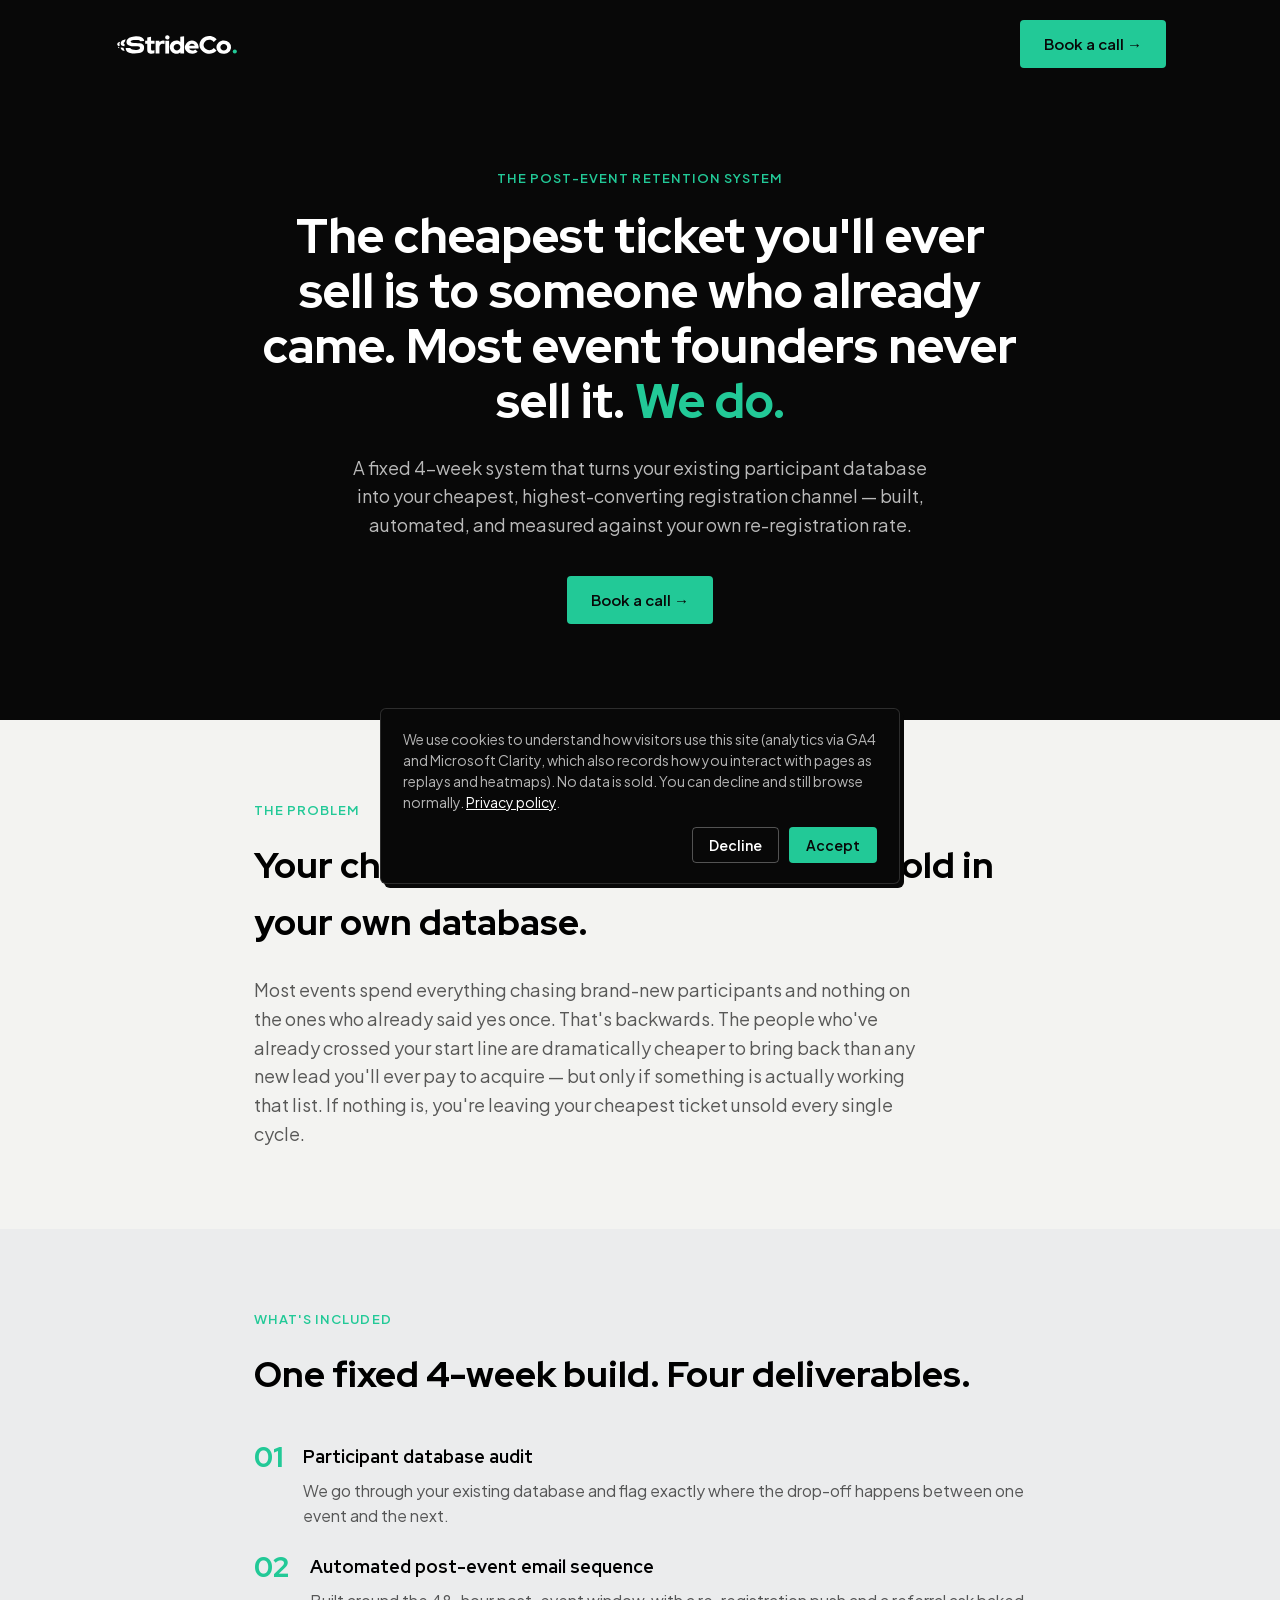
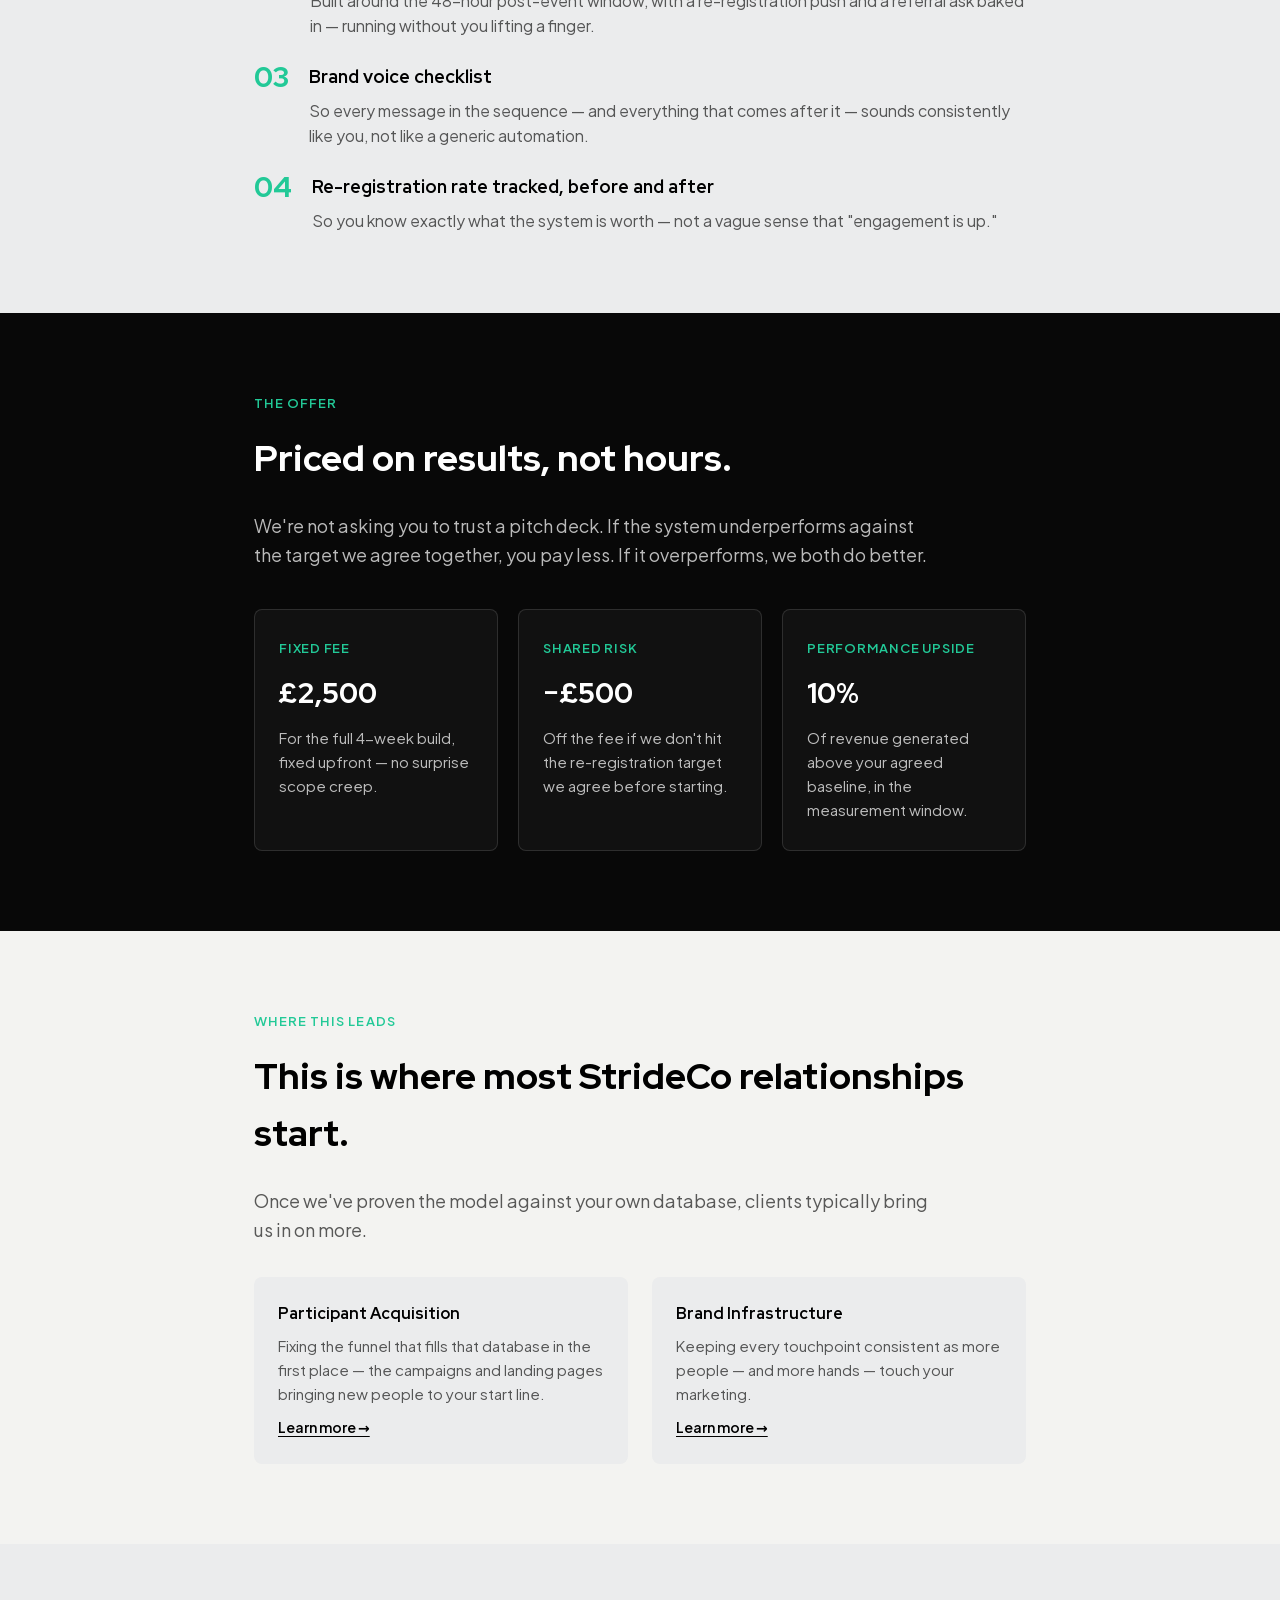
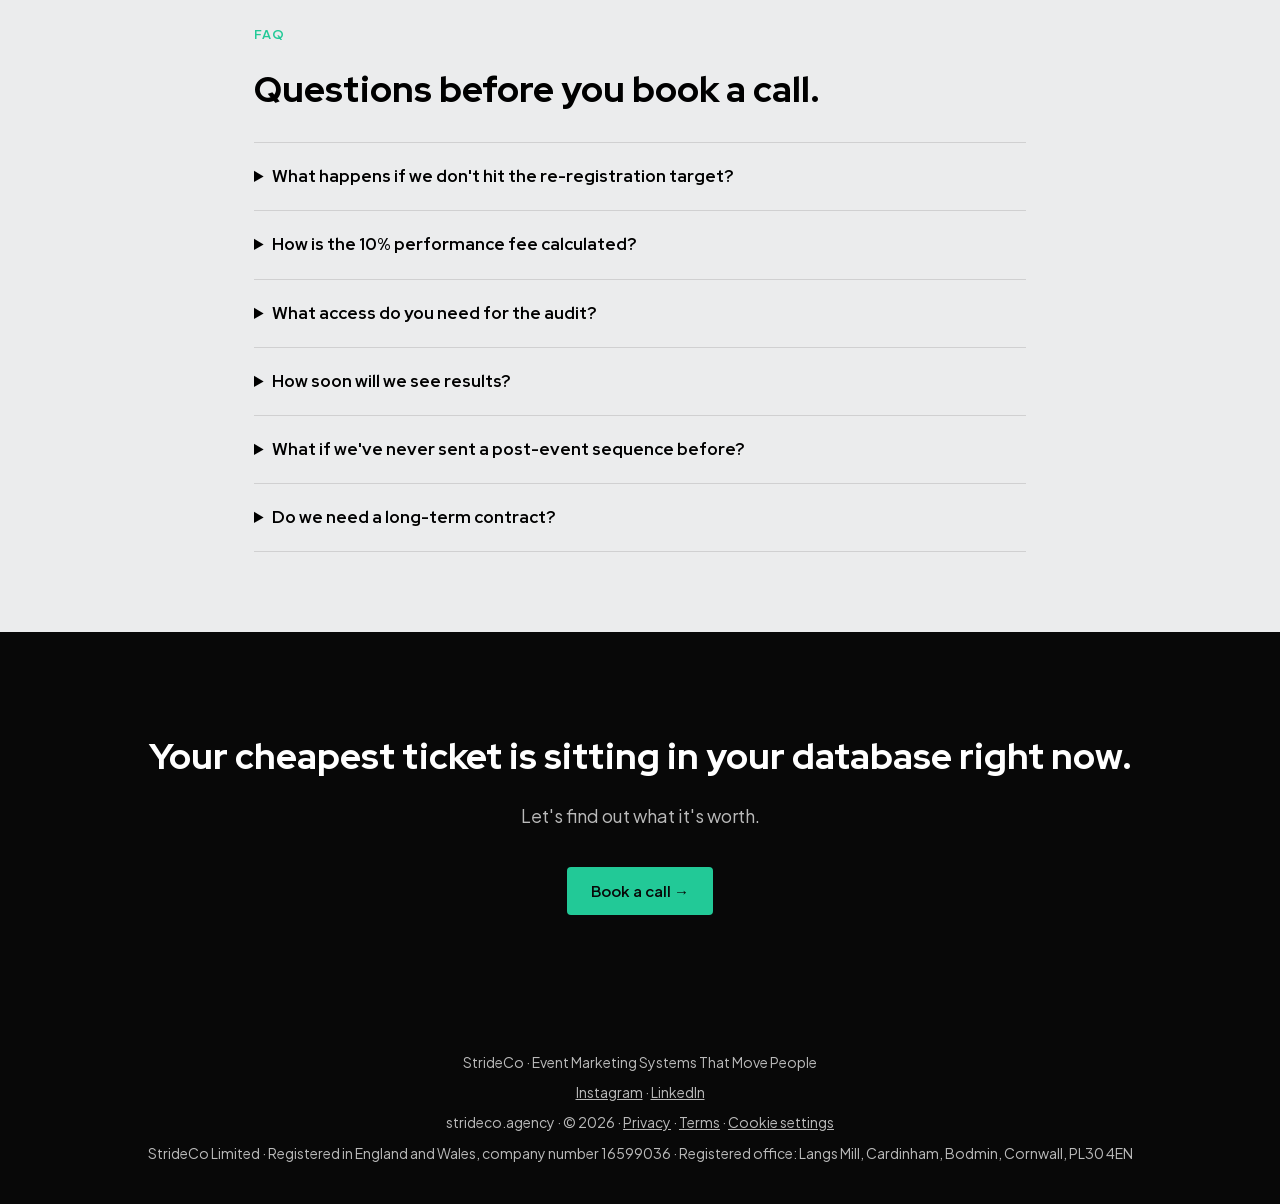
<file: post-event-retention-system/index.html>
<!DOCTYPE html>
<html lang="en">
<head>
<meta charset="UTF-8">
<meta name="viewport" content="width=device-width, initial-scale=1">

<!--
  PAGE-SPECIFIC META — separate from the homepage's, since this page gets
  linked directly from Instagram, LinkedIn and ads and needs its own link
  preview. The OG/Twitter image below is the shared 1200x630 StrideCo brand
  card (assets/images/strideco-og-1200x630.png), same as the homepage.
-->
<title>The Post-Event Retention System | StrideCo</title>
<meta name="description" content="A fixed 4-week system that turns your existing participant database into your cheapest, highest-converting registration channel. Fixed price. Shared risk.">
<link rel="canonical" href="https://strideco.agency/post-event-retention-system/">

<meta property="og:type" content="website">
<meta property="og:site_name" content="StrideCo">
<meta property="og:title" content="The Post-Event Retention System | StrideCo">
<meta property="og:description" content="A fixed 4-week system that turns your existing participant database into your cheapest, highest-converting registration channel. Fixed price. Shared risk.">
<meta property="og:url" content="https://strideco.agency/post-event-retention-system/">
<meta property="og:image" content="https://strideco.agency/assets/images/strideco-og-1200x630.png">
<meta property="og:image:width" content="1200">
<meta property="og:image:height" content="630">
<meta property="og:image:alt" content="StrideCo: Marketing systems that move people.">

<meta name="twitter:card" content="summary_large_image">
<meta name="twitter:title" content="The Post-Event Retention System | StrideCo">
<meta name="twitter:description" content="A fixed 4-week system that turns your existing participant database into your cheapest, highest-converting registration channel. Fixed price. Shared risk.">
<meta name="twitter:image" content="https://strideco.agency/assets/images/strideco-og-1200x630.png">
<meta name="twitter:image:alt" content="StrideCo: Marketing systems that move people.">

<link rel="icon" type="image/svg+xml" href="/assets/favicon.svg">
<link rel="apple-touch-icon" href="/assets/apple-touch-icon.png">

<script type="application/ld+json">
{
  "@context": "https://schema.org",
  "@type": "Service",
  "name": "The Post-Event Retention System",
  "url": "https://strideco.agency/post-event-retention-system/",
  "description": "A fixed 4-week system that turns your existing participant database into your cheapest, highest-converting registration channel.",
  "provider": {
    "@type": "ProfessionalService",
    "name": "StrideCo",
    "url": "https://strideco.agency/"
  },
  "areaServed": "GB",
  "offers": {
    "@type": "Offer",
    "price": "2500",
    "priceCurrency": "GBP",
    "description": "Fixed fee for the full 4-week build, reduced by £500 if the agreed re-registration target isn't hit, plus 10% of revenue generated above the agreed baseline in the measurement window."
  }
}
</script>
<script type="application/ld+json">
{
  "@context": "https://schema.org",
  "@type": "FAQPage",
  "mainEntity": [
    {
      "@type": "Question",
      "name": "What happens if we don't hit the re-registration target?",
      "acceptedAnswer": {
        "@type": "Answer",
        "text": "You pay £500 less than the fixed fee. We agree the target together before we start, based on your historical re-registration rate, so it's realistic rather than a moving goalpost."
      }
    },
    {
      "@type": "Question",
      "name": "How is the 10% performance fee calculated?",
      "acceptedAnswer": {
        "@type": "Answer",
        "text": "Against revenue generated above the agreed baseline in the measurement window — not your total event revenue. We agree the baseline and window upfront, before any work starts."
      }
    },
    {
      "@type": "Question",
      "name": "What access do you need for the audit?",
      "acceptedAnswer": {
        "@type": "Answer",
        "text": "Read access to your participant database or CRM, plus any post-event comms you're already sending. If you've already got an ESP or CRM in place, we work inside it — no forced migrations. If you don't have one yet, that's a quick separate conversation on the call rather than something baked into the fixed fee."
      }
    },
    {
      "@type": "Question",
      "name": "How soon will we see results?",
      "acceptedAnswer": {
        "@type": "Answer",
        "text": "The sequence goes live within the 4-week build window. The re-registration lift itself shows up at your next registration window, measured clearly against your baseline."
      }
    },
    {
      "@type": "Question",
      "name": "What if we've never sent a post-event sequence before?",
      "acceptedAnswer": {
        "@type": "Answer",
        "text": "That's the most common starting point, not a blocker — the database audit is built to work from zero."
      }
    },
    {
      "@type": "Question",
      "name": "Do we need a long-term contract?",
      "acceptedAnswer": {
        "@type": "Answer",
        "text": "No. This is a fixed 4-week engagement. What happens after is up to you — some clients stop here, most bring us in on more."
      }
    }
  ]
}
</script>

<link rel="stylesheet" href="/assets/css/fonts.css">
<link rel="preload" href="/assets/fonts/PlusJakartaSans-latin.woff2" as="font" type="font/woff2" crossorigin>
<link rel="preload" href="/assets/fonts/RedHatDisplay-latin.woff2" as="font" type="font/woff2" crossorigin>

<style>
  :root{
    --bg-dark:#080808;
    --bg-light-1:#ebeced;
    --bg-light-2:#f3f3f1;
    --accent:#22c997;
    --white:#ffffff;
    --ink-muted:rgba(8,8,8,.66);
    --white-muted:rgba(255,255,255,.72);
  }
  *{box-sizing:border-box;margin:0;padding:0;}
  body{
    font-family:'Plus Jakarta Sans', system-ui, -apple-system, 'Segoe UI', sans-serif;
    color:#000;
    background:var(--bg-light-2);
    line-height:1.6;
  }
  h1,h2,h3{font-family:'Red Hat Display', system-ui, sans-serif;}
  .wrap{max-width:820px;margin:0 auto;padding:0 24px;}
  a{color:inherit;}

  /* Header — logo only + CTA, no full nav. Cold ad traffic shouldn't get
     a menu of exits; anyone who clicked through from the homepage still
     has the logo to get back. */
  header{
    background:var(--bg-dark);
    padding:20px 24px;
  }
  header .wrap{
    display:flex;
    align-items:center;
    justify-content:space-between;
    max-width:1100px;
  }
  .logo{
    color:var(--white);
    font-family:'Red Hat Display', sans-serif;
    font-weight:800;
    font-size:20px;
    text-decoration:none;
  }
  .btn{
    display:inline-block;
    background:var(--accent);
    color:#080808;
    font-weight:600;
    text-decoration:none;
    padding:12px 24px;
    border-radius:4px;
    font-size:15px;
    border:none;
    cursor:pointer;
    font-family:'Plus Jakarta Sans', sans-serif;
  }
  .btn:hover{opacity:.9;}

  /* Hero */
  .hero{
    background:var(--bg-dark);
    color:var(--white);
    padding:80px 24px 96px;
    text-align:center;
  }
  .eyebrow{
    color:var(--accent);
    font-weight:600;
    letter-spacing:.08em;
    text-transform:uppercase;
    font-size:13px;
    margin-bottom:20px;
  }
  .hero h1{
    font-weight:800;
    font-size:clamp(30px,5vw,48px);
    line-height:1.15;
    max-width:760px;
    margin:0 auto 24px;
  }
  .hero p{
    color:var(--white-muted);
    font-size:18px;
    max-width:600px;
    margin:0 auto 36px;
  }

  section{padding:80px 24px;}
  .section-light-1{background:var(--bg-light-1);}
  .section-light-2{background:var(--bg-light-2);}
  .section-dark{background:var(--bg-dark);color:var(--white);}

  .kicker{
    color:var(--accent);
    font-weight:600;
    letter-spacing:.08em;
    text-transform:uppercase;
    font-size:13px;
    margin-bottom:16px;
  }
  h2{
    font-weight:800;
    font-size:clamp(26px,4vw,36px);
    margin-bottom:24px;
  }
  .lede{
    font-size:18px;
    color:var(--ink-muted);
    max-width:680px;
  }
  .section-dark .lede{color:var(--white-muted);}

  /* Scope list */
  .scope-list{
    display:grid;
    gap:24px;
    margin-top:40px;
  }
  .scope-item{
    display:grid;
    grid-template-columns:auto 1fr;
    gap:20px;
    align-items:start;
  }
  .scope-num{
    font-family:'Red Hat Display', sans-serif;
    font-weight:800;
    font-size:28px;
    color:var(--accent);
    line-height:1;
  }
  .scope-item h3{
    font-size:18px;
    font-weight:700;
    margin-bottom:6px;
  }
  .scope-item p{
    color:var(--ink-muted);
    font-size:16px;
  }

  /* Pricing */
  .pricing-grid{
    display:grid;
    grid-template-columns:repeat(3, 1fr);
    gap:20px;
    margin-top:40px;
  }
  @media (max-width:700px){ .pricing-grid{grid-template-columns:1fr;} }
  .price-card{
    background:rgba(255,255,255,.04);
    border:1px solid rgba(255,255,255,.12);
    border-radius:8px;
    padding:28px 24px;
  }
  .price-card .label{
    color:var(--accent);
    font-weight:600;
    font-size:13px;
    text-transform:uppercase;
    letter-spacing:.06em;
    margin-bottom:12px;
  }
  .price-card .value{
    font-family:'Red Hat Display', sans-serif;
    font-weight:800;
    font-size:28px;
    margin-bottom:10px;
  }
  .price-card p{
    color:var(--white-muted);
    font-size:15px;
  }

  /* Where this leads */
  .leads-to{
    display:grid;
    grid-template-columns:1fr 1fr;
    gap:24px;
    margin-top:32px;
  }
  @media (max-width:700px){ .leads-to{grid-template-columns:1fr;} }
  .leads-card{
    background:var(--bg-light-1);
    border-radius:8px;
    padding:24px;
    transition:background-color .15s ease-out;
  }
  .leads-card:hover{
    background:var(--accent);
  }
  .leads-card h3{
    font-size:16px;
    font-weight:700;
    margin-bottom:8px;
  }
  .leads-card p{
    font-size:15px;
    color:var(--ink-muted);
  }
  .leads-card a{
    display:inline-block;
    margin-top:10px;
    font-weight:600;
    font-size:14px;
    color:#000;
    text-decoration:underline;
    text-underline-offset:3px;
  }

  /* FAQ */
  details{
    border-top:1px solid rgba(8,8,8,.12);
    padding:20px 0;
  }
  summary{
    cursor:pointer;
    font-family:'Red Hat Display', sans-serif;
    font-weight:700;
    font-size:17px;
  }
  details p{
    color:var(--ink-muted);
    font-size:16px;
    margin-top:12px;
  }
  .faq-list details:last-child{border-bottom:1px solid rgba(8,8,8,.12);}

  /* Final CTA */
  .final-cta{
    text-align:center;
    padding:96px 24px;
  }
  .final-cta h2{margin-bottom:16px;}
  .final-cta p{
    color:var(--white-muted);
    font-size:18px;
    margin-bottom:36px;
  }

  footer{
    background:var(--bg-dark);
    color:var(--white-muted);
    text-align:center;
    padding:40px 24px;
    font-size:14px;
  }
  footer a{
    color:var(--white-muted);
    text-decoration:underline;
  }

  /* Booking dialog — same MailerLite form (data-form="A0w2VT") the
     homepage uses, restyled with this page's own tokens rather than the
     homepage's design-system variables, which aren't defined here. */
  .booking-overlay{
    position:fixed; inset:0; z-index:100;
    background:rgba(8,8,8,.85);
    display:grid; place-items:center;
    padding:24px;
  }
  .booking-overlay[hidden]{display:none;}
  .booking-card{
    width:min(460px,100%);
    background:#fff;
    color:#000;
    border:1.5px solid var(--bg-dark);
    border-radius:6px;
    box-shadow:4px 4px 0 var(--bg-dark);
    overflow:hidden;
  }
  .booking-card-head{
    display:flex; justify-content:space-between; align-items:flex-start;
    padding:22px 24px 0;
  }
  .booking-eyebrow{
    font-size:11px; text-transform:uppercase; letter-spacing:.16em;
    color:rgba(8,8,8,.5); margin-bottom:8px;
  }
  .booking-title{
    font-family:'Red Hat Display', sans-serif;
    font-weight:800; font-size:24px; letter-spacing:-0.02em;
  }
  .booking-close{
    border:none; background:transparent; cursor:pointer;
    color:rgba(8,8,8,.5); padding:4px; font-size:18px;
  }
  #booking-form{padding:8px 24px 24px;}
  #booking-form .ml-form-embedContent{display:none !important;}
  #booking-form .ml-form-embedBody{padding:0 !important;}
  #booking-form .ml-form-embedWrapper{background:transparent !important;}
  #booking-form .ml-form-fieldRow{margin:0 0 14px !important;}
  #booking-form .form-control{
    width:100% !important; box-sizing:border-box !important;
    font-family:'Plus Jakarta Sans', sans-serif !important; font-size:15px !important;
    padding:12px 14px !important; border:1px solid #d5d8de !important;
    border-radius:4px !important; color:#000 !important; background:#fff !important;
    box-shadow:none !important; height:auto !important;
  }
  #booking-form .form-control:focus{outline:none !important; border-color:var(--accent) !important;}
  #booking-form textarea.form-control{min-height:76px !important; resize:vertical !important;}
  #booking-form button.primary{transition:background .15s ease-out !important;}
  #booking-form button.primary:hover{background:#1eb989 !important;}
  #booking-form .ml-form-successBody{
    padding:0 !important; text-align:left !important;
    font-family:'Plus Jakarta Sans', sans-serif !important; color:#000 !important;
    background:transparent !important; border:none !important;
  }
  #booking-form .ml-form-successBody h4{
    font-family:'Red Hat Display', sans-serif !important; font-weight:800 !important;
    font-size:20px !important; color:#000 !important; margin:0 0 6px !important;
  }
  #booking-form .ml-form-successBody p{
    font-family:'Plus Jakarta Sans', sans-serif !important; font-size:14px !important;
    color:rgba(8,8,8,.66) !important; margin:0 !important;
  }

  /* Cookie banner — same copy/logic as the homepage, same "cookie_consent"
     localStorage key, so consent carries across pages on this domain.
     Needed here specifically because paid traffic lands directly on this
     page without ever visiting the homepage first. */
  .cookie-banner{
    position:fixed; left:16px; right:16px; bottom:16px; z-index:200;
    max-width:520px; margin:0 auto;
    background:var(--bg-dark); color:#fff;
    border:1px solid rgba(255,255,255,.15);
    border-radius:6px; box-shadow:4px 4px 0 var(--bg-dark);
    padding:20px 22px;
  }
  .cookie-banner[hidden]{display:none;}
  .cookie-banner a{color:#fff; text-decoration:underline;}
  .cookie-banner p{
    font-size:14px; line-height:1.5; color:rgba(255,255,255,.7);
    margin-bottom:14px;
  }
  .cookie-banner-actions{display:flex; gap:10px; justify-content:flex-end;}
  .cookie-btn{
    font-family:'Plus Jakarta Sans', sans-serif; font-weight:600; font-size:14px;
    padding:8px 16px; border-radius:4px; cursor:pointer; border:1px solid transparent;
  }
  .cookie-btn-decline{background:transparent; color:#fff; border-color:rgba(255,255,255,.3);}
  .cookie-btn-accept{background:var(--accent); color:#080808;}
</style>
</head>

<!--
  BODY CONTENT NOTE FOR INTEGRATION:
  Everything below is written as a standalone page since I don't have your
  actual site.css / component structure in hand. Adapt the markup to your
  real header/footer components rather than dropping this in verbatim if
  your site uses shared partials for those.
-->
<body>

<header>
  <div class="wrap">
    <a class="logo" href="/"><img src="/assets/img/logo.svg" alt="StrideCo" style="height:25px; width:auto; display:block;"></a>
    <a class="btn" href="#book-a-call" data-open-book-a-call>Book a call →</a>
  </div>
</header>

<section class="hero">
  <div class="eyebrow">The Post-Event Retention System</div>
  <h1>The cheapest ticket you'll ever sell is to someone who already came. Most event founders never sell it. <span style="color:var(--accent);">We do.</span></h1>
  <p>A fixed 4-week system that turns your existing participant database into your cheapest, highest-converting registration channel — built, automated, and measured against your own re-registration rate.</p>
  <a class="btn" href="#book-a-call" data-open-book-a-call>Book a call →</a>
</section>

<section class="section-light-2">
  <div class="wrap">
    <div class="kicker">The problem</div>
    <h2>Your cheapest inventory is sitting unsold in your own database.</h2>
    <p class="lede">Most events spend everything chasing brand-new participants and nothing on the ones who already said yes once. That's backwards. The people who've already crossed your start line are dramatically cheaper to bring back than any new lead you'll ever pay to acquire — but only if something is actually working that list. If nothing is, you're leaving your cheapest ticket unsold every single cycle.</p>
  </div>
</section>

<section class="section-light-1">
  <div class="wrap">
    <div class="kicker">What's included</div>
    <h2>One fixed 4-week build. Four deliverables.</h2>
    <div class="scope-list">
      <div class="scope-item">
        <div class="scope-num">01</div>
        <div>
          <h3>Participant database audit</h3>
          <p>We go through your existing database and flag exactly where the drop-off happens between one event and the next.</p>
        </div>
      </div>
      <div class="scope-item">
        <div class="scope-num">02</div>
        <div>
          <h3>Automated post-event email sequence</h3>
          <p>Built around the 48-hour post-event window, with a re-registration push and a referral ask baked in — running without you lifting a finger.</p>
        </div>
      </div>
      <div class="scope-item">
        <div class="scope-num">03</div>
        <div>
          <h3>Brand voice checklist</h3>
          <p>So every message in the sequence — and everything that comes after it — sounds consistently like you, not like a generic automation.</p>
        </div>
      </div>
      <div class="scope-item">
        <div class="scope-num">04</div>
        <div>
          <h3>Re-registration rate tracked, before and after</h3>
          <p>So you know exactly what the system is worth — not a vague sense that "engagement is up."</p>
        </div>
      </div>
    </div>
  </div>
</section>

<section class="section-dark">
  <div class="wrap">
    <div class="kicker">The offer</div>
    <h2>Priced on results, not hours.</h2>
    <p class="lede">We're not asking you to trust a pitch deck. If the system underperforms against the target we agree together, you pay less. If it overperforms, we both do better.</p>
    <div class="pricing-grid">
      <div class="price-card">
        <div class="label">Fixed fee</div>
        <div class="value">£2,500</div>
        <p>For the full 4-week build, fixed upfront — no surprise scope creep.</p>
      </div>
      <div class="price-card">
        <div class="label">Shared risk</div>
        <div class="value">−£500</div>
        <p>Off the fee if we don't hit the re-registration target we agree before starting.</p>
      </div>
      <div class="price-card">
        <div class="label">Performance upside</div>
        <div class="value">10%</div>
        <p>Of revenue generated above your agreed baseline, in the measurement window.</p>
      </div>
    </div>
  </div>
</section>

<section class="section-light-2">
  <div class="wrap">
    <div class="kicker">Where this leads</div>
    <h2>This is where most StrideCo relationships start.</h2>
    <p class="lede">Once we've proven the model against your own database, clients typically bring us in on more.</p>
    <div class="leads-to">
      <div class="leads-card">
        <h3>Participant Acquisition</h3>
        <p>Fixing the funnel that fills that database in the first place — the campaigns and landing pages bringing new people to your start line.</p>
        <a href="/#what-we-build">Learn more →</a>
      </div>
      <div class="leads-card">
        <h3>Brand Infrastructure</h3>
        <p>Keeping every touchpoint consistent as more people — and more hands — touch your marketing.</p>
        <a href="/#what-we-build">Learn more →</a>
      </div>
    </div>
  </div>
</section>

<!--
  TESTIMONIALS: intentionally left out of this draft. The two testimonials
  on the homepage are still placeholder text as of this draft (IPLA,
  Flatout Fitness Race) — don't ship a proof section with fake or
  placeholder quotes on a page you're about to pay to drive traffic to.
  Add a proof section here once real testimonials exist, ideally one
  specifically about a retention/re-registration result rather than
  generic praise.
-->

<section class="section-light-1">
  <div class="wrap">
    <div class="kicker">FAQ</div>
    <h2>Questions before you book a call.</h2>
    <div class="faq-list">
      <details>
        <summary>What happens if we don't hit the re-registration target?</summary>
        <p>You pay £500 less than the fixed fee. We agree the target together before we start, based on your historical re-registration rate, so it's realistic rather than a moving goalpost.</p>
      </details>
      <details>
        <summary>How is the 10% performance fee calculated?</summary>
        <p>Against revenue generated above the agreed baseline in the measurement window — not your total event revenue. We agree the baseline and window upfront, before any work starts.</p>
      </details>
      <details>
        <summary>What access do you need for the audit?</summary>
        <p>Read access to your participant database or CRM, plus any post-event comms you're already sending. If you've already got an ESP or CRM in place, we work inside it — no forced migrations. If you don't have one yet, that's a quick separate conversation on the call rather than something baked into the fixed fee.</p>
      </details>
      <details>
        <summary>How soon will we see results?</summary>
        <p>The sequence goes live within the 4-week build window. The re-registration lift itself shows up at your next registration window, measured clearly against your baseline.</p>
      </details>
      <details>
        <summary>What if we've never sent a post-event sequence before?</summary>
        <p>That's the most common starting point, not a blocker — the database audit is built to work from zero.</p>
      </details>
      <details>
        <summary>Do we need a long-term contract?</summary>
        <p>No. This is a fixed 4-week engagement. What happens after is up to you — some clients stop here, most bring us in on more.</p>
      </details>
    </div>
  </div>
</section>

<section class="section-dark final-cta" id="book-a-call">
  <h2>Your cheapest ticket is sitting in your database right now.</h2>
  <p>Let's find out what it's worth.</p>
  <a class="btn" href="#book-a-call" data-open-book-a-call>Book a call →</a>
</section>

<footer>
  <div>StrideCo · Event Marketing Systems That Move People</div>
  <div style="margin-top:8px;"><a href="https://www.instagram.com/strideco.agency/" target="_blank" rel="noopener noreferrer" aria-label="StrideCo on Instagram (opens in a new tab)">Instagram</a> · <a href="https://www.linkedin.com/company/strideco-agency/" target="_blank" rel="noopener noreferrer" aria-label="StrideCo on LinkedIn (opens in a new tab)">LinkedIn</a></div>
  <div style="margin-top:8px;">strideco.agency · © 2026 · <a href="/privacy-policy.html">Privacy</a> · <a href="/terms.html">Terms</a> · <a href="#" data-cookie-settings>Cookie settings</a></div>
  <div style="margin-top:8px;">StrideCo Limited · Registered in England and Wales, company number 16599036 · Registered office: Langs Mill, Cardinham, Bodmin, Cornwall, PL30 4EN</div>
</footer>

<div class="cookie-banner" id="cookie-banner" hidden>
  <p>We use cookies to understand how visitors use this site (analytics via GA4 and Microsoft Clarity, which also records how you interact with pages as replays and heatmaps). No data is sold. You can decline and still browse normally. <a href="/privacy-policy.html">Privacy policy</a>.</p>
  <div class="cookie-banner-actions">
    <button type="button" class="cookie-btn cookie-btn-decline" id="cookie-decline">Decline</button>
    <button type="button" class="cookie-btn cookie-btn-accept" id="cookie-accept">Accept</button>
  </div>
</div>

<div id="booking-dialog" class="booking-overlay" data-hide-interest-field="true" hidden>
  <div class="booking-card">
    <div class="booking-card-head">
      <div>
        <div class="booking-eyebrow">Book a call</div>
        <div class="booking-title">Let's talk about your event.</div>
      </div>
      <button type="button" class="booking-close" aria-label="Close" data-close-book-a-call>✕</button>
    </div>
    <div id="booking-form">
      <div class="ml-embedded" data-form="A0w2VT"></div>
    </div>
  </div>
</div>

<script src="/assets/js/lenis.min.js?v=1"></script>
<script src="/assets/js/site.js?v=9" defer></script>

<script>(function(w,d,e,u,f,l,n){w[f]=w[f]||function(){(w[f].q=w[f].q||[]).push(arguments);},l=d.createElement(e),l.async=1,l.src=u,n=d.getElementsByTagName(e)[0],n.parentNode.insertBefore(l,n);})(window,document,"script","https://assets.mailerlite.com/js/universal.js","ml");ml("account", "1611723");</script>
<script src="/assets/js/booking-modal.js?v=3"></script>
<script src="/assets/js/cookie-settings.js?v=1"></script>

<script>
(function () {
  var GA4_MEASUREMENT_ID = 'G-WPSX42FK14';
  var CLARITY_PROJECT_ID = 'yaxyb0bels';

  function loadTracking() {
    if (window.__trackingLoaded) return;
    window.__trackingLoaded = true;

    var gaScript = document.createElement('script');
    gaScript.async = true;
    gaScript.src = 'https://www.googletagmanager.com/gtag/js?id=' + GA4_MEASUREMENT_ID;
    document.head.appendChild(gaScript);
    window.dataLayer = window.dataLayer || [];
    function gtag() { window.dataLayer.push(arguments); }
    window.gtag = gtag;
    gtag('js', new Date());
    gtag('config', GA4_MEASUREMENT_ID);

    (function (c, l, a, r, i, t, y) {
      c[a] = c[a] || function () { (c[a].q = c[a].q || []).push(arguments); };
      t = l.createElement(r); t.async = 1; t.src = 'https://www.clarity.ms/tag/' + i;
      y = l.getElementsByTagName(r)[0]; y.parentNode.insertBefore(t, y);
    })(window, document, 'clarity', 'script', CLARITY_PROJECT_ID);
  }

  var banner = document.getElementById('cookie-banner');
  var stored = localStorage.getItem('cookie_consent');
  if (stored === 'accepted') {
    loadTracking();
  } else if (stored !== 'declined') {
    banner.hidden = false;
  }

  document.getElementById('cookie-accept').addEventListener('click', function () {
    localStorage.setItem('cookie_consent', 'accepted');
    banner.hidden = true;
    loadTracking();
  });
  document.getElementById('cookie-decline').addEventListener('click', function () {
    localStorage.setItem('cookie_consent', 'declined');
    banner.hidden = true;
  });
})();
</script>

<script>
document.addEventListener('DOMContentLoaded', function () {
  function track(eventName, params) {
    if (localStorage.getItem('cookie_consent') !== 'accepted') return;
    if (typeof window.gtag !== 'function') return;
    window.gtag('event', eventName, params || {});
  }

  // CTA clicks — same three-location logic as the homepage, adapted: this
  // page's header uses no <header> landmark conflict since the whole nav
  // bar IS the <header>, but it also has a THIRD location the homepage
  // doesn't — a dedicated final CTA section (#book-a-call, not a <footer>)
  // — so that needs its own explicit check rather than falling through to
  // "hero" by default.
  document.addEventListener('click', function (e) {
    var el = e.target.closest('a, button');
    if (!el) return;
    var text = (el.textContent || '').trim();
    if (!/^Book a call/i.test(text)) return;
    var ctaLocation = 'hero';
    if (el.closest('header')) ctaLocation = 'nav';
    else if (el.closest('#book-a-call')) ctaLocation = 'final_cta';
    track('book_a_call_open', { cta_location: ctaLocation });
  });

  document.addEventListener('toggle', function (e) {
    var details = e.target;
    if (!details.matches || !details.matches('.faq-list details')) return;
    if (!details.open) return;
    var summary = details.querySelector('summary');
    track('faq_expand', {
      question: summary ? summary.textContent.trim() : 'unknown'
    });
  }, true);

  var formStarted = false;
  document.addEventListener('input', function (e) {
    if (formStarted) return;
    if (!e.target.closest || !e.target.closest('#booking-form form')) return;
    formStarted = true;
    track('form_start', { form_name: 'book_a_call' });
  });

  var leadFired = false;
  function isVisible(el) { return !!el && el.offsetParent !== null; }
  new MutationObserver(function () {
    if (leadFired) return;
    var successBody = document.querySelector('#booking-form .ml-form-successBody');
    if (isVisible(successBody)) {
      leadFired = true;
      track('generate_lead', { form_name: 'book_a_call' });
    }
  }).observe(document, { childList: true, subtree: true, attributes: true, attributeFilter: ['style', 'class'] });
});
</script>

</body>
</html>
</file>
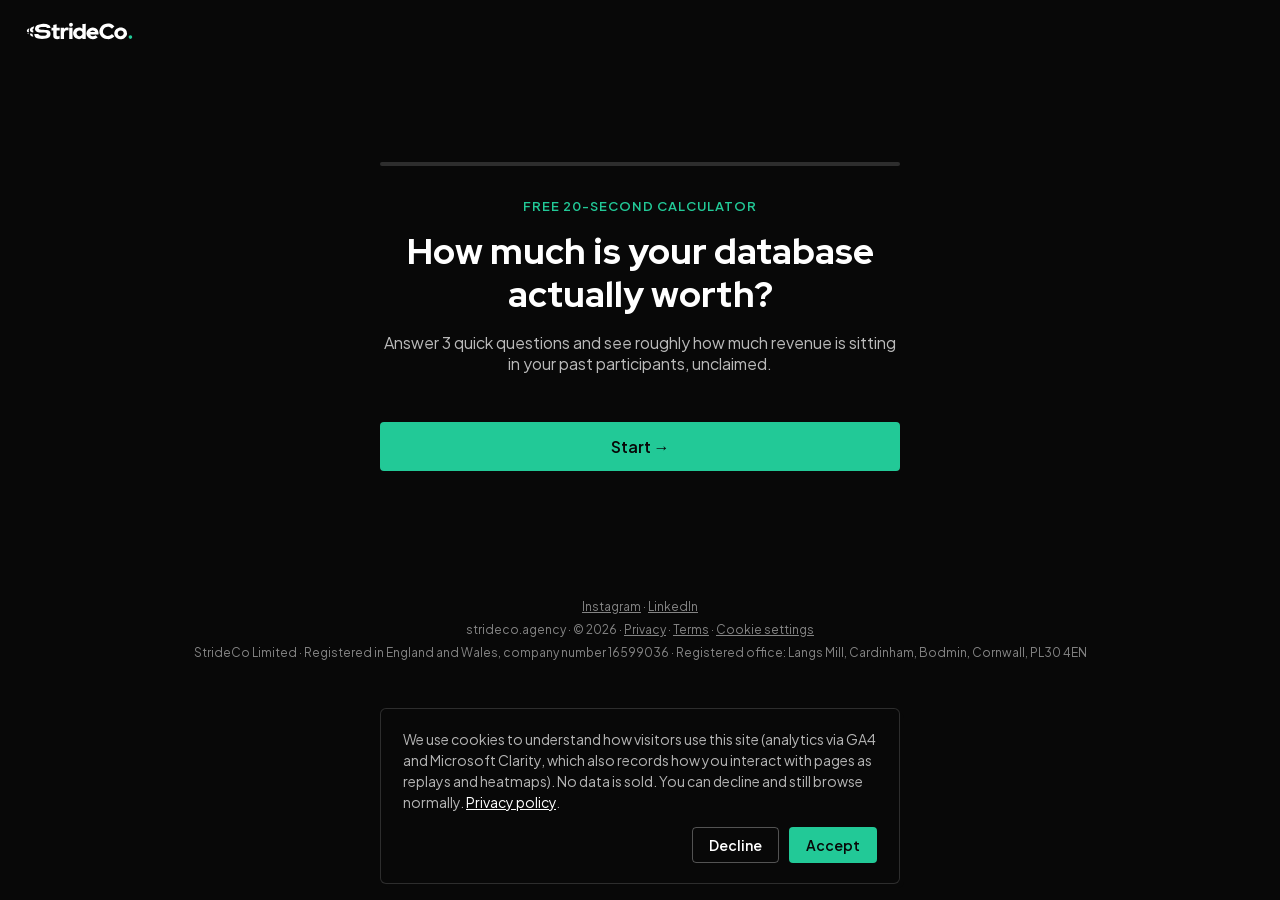
<file: retention-calculator/index.html>
<!DOCTYPE html>
<html lang="en">
<head>
<meta charset="UTF-8">
<meta name="viewport" content="width=device-width, initial-scale=1">

<!--
  This is the ad-facing calculator — a quick, self-reported "gut check"
  tool, NOT the rigorous FLATOUT-style file-matching calculator. Built to
  be run directly as an ad destination (Instagram/LinkedIn/paid), and
  deliberately unlinked from the main site nav/homepage.

  Wired to its own dedicated MailerLite form ("Retention Calculator —
  Lead Magnet", not the shared "Book a call" form used elsewhere on the
  site) and the same GA4 property (G-WPSX42FK14) — see the JS comments
  further down for exactly what each integration does.
-->
<title>Free Calculator: What's Your Database Worth? | StrideCo</title>
<meta name="description" content="A 20-second calculator that estimates how much registration revenue is sitting unclaimed in your past participant database.">
<link rel="canonical" href="https://strideco.agency/retention-calculator/">

<meta property="og:type" content="website">
<meta property="og:site_name" content="StrideCo">
<meta property="og:title" content="Free Calculator: What's Your Database Worth? | StrideCo">
<meta property="og:description" content="A 20-second calculator that estimates how much registration revenue is sitting unclaimed in your past participant database.">
<meta property="og:url" content="https://strideco.agency/retention-calculator/">
<meta property="og:image" content="https://strideco.agency/assets/images/strideco-og-1200x630.png">
<meta property="og:image:width" content="1200">
<meta property="og:image:height" content="630">
<meta property="og:image:alt" content="StrideCo: Marketing systems that move people.">

<meta name="twitter:card" content="summary_large_image">
<meta name="twitter:title" content="Free Calculator: What's Your Database Worth? | StrideCo">
<meta name="twitter:description" content="A 20-second calculator that estimates how much registration revenue is sitting unclaimed in your past participant database.">
<meta name="twitter:image" content="https://strideco.agency/assets/images/strideco-og-1200x630.png">
<meta name="twitter:image:alt" content="StrideCo: Marketing systems that move people.">

<link rel="icon" type="image/svg+xml" href="/assets/favicon.svg">
<link rel="apple-touch-icon" href="/assets/apple-touch-icon.png">

<script type="application/ld+json">
{
  "@context": "https://schema.org",
  "@type": "WebApplication",
  "name": "Database Worth Calculator",
  "url": "https://strideco.agency/retention-calculator/",
  "description": "A 20-second calculator that estimates how much registration revenue is sitting unclaimed in your past participant database.",
  "applicationCategory": "BusinessApplication",
  "offers": {
    "@type": "Offer",
    "price": "0",
    "priceCurrency": "GBP"
  },
  "provider": {
    "@type": "ProfessionalService",
    "name": "StrideCo",
    "url": "https://strideco.agency/"
  }
}
</script>

<link rel="stylesheet" href="/assets/css/fonts.css">
<link rel="preload" href="/assets/fonts/PlusJakartaSans-latin.woff2" as="font" type="font/woff2" crossorigin>
<link rel="preload" href="/assets/fonts/RedHatDisplay-latin.woff2" as="font" type="font/woff2" crossorigin>

<style>
  :root{
    --bg-dark:#080808;
    --accent:#22c997;
    --white:#ffffff;
    --white-muted:rgba(255,255,255,.72);
    --white-faint:rgba(255,255,255,.5);
  }
  *{box-sizing:border-box;margin:0;padding:0;}
  html,body{height:100%;}
  body{
    font-family:'Plus Jakarta Sans', system-ui, -apple-system, 'Segoe UI', sans-serif;
    background:var(--bg-dark);
    color:var(--white);
    min-height:100%;
    display:flex;
    flex-direction:column;
  }
  h1,h2{font-family:'Red Hat Display', system-ui, sans-serif;}

  header{
    padding:20px 24px;
    text-align:center;
  }
  .logo{
    color:var(--white);
    font-family:'Red Hat Display', sans-serif;
    font-weight:800;
    font-size:18px;
    text-decoration:none;
  }

  main{
    flex:1;
    display:flex;
    align-items:center;
    justify-content:center;
    padding:24px;
  }
  .card{
    max-width:520px;
    width:100%;
    text-align:center;
  }
  .step{display:none;}
  .step.active{display:block;}

  .eyebrow{
    color:var(--accent);
    font-weight:600;
    letter-spacing:.08em;
    text-transform:uppercase;
    font-size:13px;
    margin-bottom:16px;
  }
  h1{
    font-weight:800;
    font-size:clamp(26px,5vw,36px);
    line-height:1.2;
    margin-bottom:16px;
  }
  .step p{
    color:var(--white-muted);
    font-size:16px;
    margin-bottom:32px;
  }
  .hint{
    color:var(--white-faint);
    font-size:13px;
    margin-top:12px;
    display:block;
  }

  input[type="number"], input[type="email"]{
    width:100%;
    background:rgba(255,255,255,.06);
    border:1px solid rgba(255,255,255,.2);
    border-radius:6px;
    padding:16px;
    font-size:20px;
    color:var(--white);
    font-family:'Plus Jakarta Sans', sans-serif;
    text-align:center;
    margin-bottom:8px;
  }
  input::placeholder{color:var(--white-faint);}
  input:focus{outline:2px solid var(--accent); border-color:transparent;}

  input[type="range"]{
    width:100%;
    accent-color:var(--accent);
    margin:24px 0 8px;
  }
  .slider-value{
    font-family:'Red Hat Display', sans-serif;
    font-weight:800;
    font-size:48px;
    color:var(--accent);
    margin-bottom:8px;
  }
  .slider-labels{
    display:flex;
    justify-content:space-between;
    color:var(--white-faint);
    font-size:13px;
    margin-bottom:24px;
  }

  .btn{
    display:inline-block;
    background:var(--accent);
    color:#080808;
    font-weight:600;
    text-decoration:none;
    padding:14px 28px;
    border-radius:4px;
    font-size:16px;
    border:none;
    cursor:pointer;
    font-family:'Plus Jakarta Sans', sans-serif;
    width:100%;
    margin-top:16px;
  }
  .btn:hover{opacity:.9;}
  .btn:disabled{opacity:.4; cursor:not-allowed;}
  .btn-secondary{
    background:transparent;
    color:var(--white-muted);
    border:1px solid rgba(255,255,255,.25);
  }

  /* Reveal screen */
  .reveal-stat{
    font-family:'Red Hat Display', sans-serif;
    font-weight:800;
    font-size:clamp(20px,4vw,26px);
    line-height:1.3;
    margin-bottom:20px;
  }
  .reveal-stat .accent{color:var(--accent);}
  .reveal-body{
    color:var(--white-muted);
    font-size:16px;
    text-align:left;
    margin-bottom:20px;
  }
  .reveal-body strong{color:var(--white);}
  .footnote{
    color:var(--white-faint);
    font-size:13px;
    font-style:italic;
    text-align:left;
    margin-bottom:28px;
  }
  /* Email capture, inline on the result screen. */
  .email-capture{
    background:rgba(255,255,255,.04);
    border:1px solid rgba(255,255,255,.15);
    border-radius:8px;
    padding:24px 20px 20px;
    margin:8px 0 24px;
    text-align:center;
  }
  .email-capture h2{
    font-weight:800;
    font-size:22px;
    line-height:1.25;
    margin-bottom:16px;
  }
  /* (.step p would otherwise stretch this note and any MailerLite paragraphs) */
  .email-capture p{margin-bottom:0;}
  .email-capture .privacy-note{margin-top:12px; font-size:12px; color:var(--white-faint);}
  .footnote-after{margin:28px 0 0;}
  .email-capture .form-fallback{color:var(--white-muted); font-size:14px; line-height:1.55; text-align:left; margin-top:4px;}
  .email-capture .form-fallback a{color:var(--accent); text-decoration:underline; word-break:break-word;}
  .privacy-note{
    color:var(--white-faint);
    font-size:12px;
    line-height:1.5;
    text-align:left;
    margin-top:12px;
  }
  .privacy-note a{color:var(--white-faint); text-decoration:underline;}
  .privacy-note a:hover{color:var(--white);}

  /* Cookie banner — needed here specifically because paid traffic lands
     directly on this page without ever visiting the homepage first, same
     reasoning as the Retention System landing page. */
  .cookie-banner{
    position:fixed; left:16px; right:16px; bottom:16px; z-index:200;
    max-width:520px; margin:0 auto;
    background:var(--bg-dark); color:#fff;
    border:1px solid rgba(255,255,255,.15);
    border-radius:6px; box-shadow:4px 4px 0 var(--bg-dark);
    padding:20px 22px;
  }
  .cookie-banner[hidden]{display:none;}
  .cookie-banner a{color:#fff; text-decoration:underline;}
  .cookie-banner p{
    font-size:14px; line-height:1.5; color:rgba(255,255,255,.7);
    margin-bottom:14px;
  }
  .cookie-banner-actions{display:flex; gap:10px; justify-content:flex-end;}
  /* On phones the banner was ~220px tall and sat on top of the calculator's
     Next buttons and the email form. Tighter spacing here (same wording), and
     the script below reserves room for it at the bottom of the page. */
  @media (max-width:480px){
    .cookie-banner{left:8px; right:8px; bottom:8px; padding:14px 16px;}
    .cookie-banner p{font-size:13px; line-height:1.4; margin-bottom:10px;}
    .cookie-btn{padding:7px 14px; font-size:13px;}
  }
  .cookie-btn{
    font-family:'Plus Jakarta Sans', sans-serif; font-weight:600; font-size:14px;
    padding:8px 16px; border-radius:4px; cursor:pointer; border:1px solid transparent;
  }
  .cookie-btn-decline{background:transparent; color:#fff; border-color:rgba(255,255,255,.3);}
  .cookie-btn-accept{background:var(--accent); color:#080808;}

  /* Custom progress bar instead of the native <progress> element — browsers
     apply their own gradient/glow overlays to native progress bars that
     accent-color can't fully override, so a flat div gives a reliable,
     exact match to the brand green across all browsers. */
  .progress-track{
    width:100%;
    max-width:520px;
    margin:0 auto 32px;
    height:4px;
    border-radius:2px;
    overflow:hidden;
    background:rgba(255,255,255,.15);
  }
  .progress-fill{
    height:100%;
    width:0%;
    background:var(--accent);
    transition:width .3s ease;
  }
</style>

<!--
  Consent-gated GA4 loader — same pattern as the rest of the site
  (see index.html and the Retention System landing page): checks
  localStorage['cookie_consent'] and only loads GA4/Clarity once the
  visitor has accepted. Split into two pieces because this needs to sit
  in <head> before the cookie banner's markup exists in the DOM:
  this script only defines functions + checks a stored prior choice, it
  never touches the DOM directly — the banner's Accept/Decline buttons
  (added later in body) call window.grantAnalyticsConsent() /
  window.revokeAnalyticsConsent() once they exist.
-->
<script>
(function () {
  var GA4_MEASUREMENT_ID = 'G-WPSX42FK14';
  var CLARITY_PROJECT_ID = 'yaxyb0bels';
  var CONSENT_KEY = 'cookie_consent';

  function loadTracking() {
    if (window.__trackingLoaded) return;
    window.__trackingLoaded = true;

    var gaScript = document.createElement('script');
    gaScript.async = true;
    gaScript.src = 'https://www.googletagmanager.com/gtag/js?id=' + GA4_MEASUREMENT_ID;
    document.head.appendChild(gaScript);
    window.dataLayer = window.dataLayer || [];
    function gtag() { window.dataLayer.push(arguments); }
    window.gtag = gtag;
    gtag('js', new Date());
    gtag('config', GA4_MEASUREMENT_ID);

    (function (c, l, a, r, i, t, y) {
      c[a] = c[a] || function () { (c[a].q = c[a].q || []).push(arguments); };
      t = l.createElement(r); t.async = 1; t.src = 'https://www.clarity.ms/tag/' + i;
      y = l.getElementsByTagName(r)[0]; y.parentNode.insertBefore(t, y);
    })(window, document, 'clarity', 'script', CLARITY_PROJECT_ID);
  }

  window.grantAnalyticsConsent = function () {
    localStorage.setItem(CONSENT_KEY, 'accepted');
    loadTracking();
  };
  window.revokeAnalyticsConsent = function () {
    localStorage.setItem(CONSENT_KEY, 'declined');
  };

  if (localStorage.getItem(CONSENT_KEY) === 'accepted') {
    loadTracking();
  }
})();
</script>
</head>
<body>

<header>
  <a class="logo" href="/"><img src="/assets/img/logo.svg" alt="StrideCo" style="height:22px; width:auto; display:block;"></a>
</header>

<main>
  <div class="card">
    <div class="progress-track"><div class="progress-fill" id="progress-fill"></div></div>

    <!-- Step 0: Intro -->
    <div class="step active" data-step="0">
      <div class="eyebrow">Free 20-Second Calculator</div>
      <h1>How much is your database actually worth?</h1>
      <p>Answer 3 quick questions and see roughly how much revenue is sitting in your past participants, unclaimed.</p>
      <button class="btn" data-next>Start →</button>
    </div>

    <!-- Step 1: Event size -->
    <div class="step" data-step="1">
      <h1>How many people came to your last event?</h1>
      <input type="number" id="input-attendees" placeholder="e.g. 400" min="1" inputmode="numeric">
      <button class="btn" data-next data-validate="input-attendees">Next →</button>
    </div>

    <!-- Step 2: Gut-check slider -->
    <div class="step" data-step="2">
      <h1>Out of every 10 of those people, how many do you think had also come to a previous event of yours?</h1>
      <div class="slider-value" id="slider-display">5</div>
      <input type="range" id="input-slider" min="0" max="10" value="5" step="1">
      <div class="slider-labels"><span>0 — none returning</span><span>10 — all returning</span></div>
      <span class="hint">Just your gut feeling — no need to look anything up.</span>
      <button class="btn" data-next>Next →</button>
    </div>

    <!-- Step 3: Ticket price -->
    <div class="step" data-step="3">
      <h1>What's your average ticket price?</h1>
      <input type="number" id="input-price" placeholder="e.g. 45" min="1" inputmode="numeric">
      <span class="hint" style="margin-bottom:24px;">In £, roughly is fine.</span>
      <button class="btn" data-next data-validate="input-price">Show me my number →</button>
    </div>

    <!-- Step 4: Reveal -->
    <div class="step" data-step="4">
      <div id="reveal-stat" class="reveal-stat"></div>
      <div id="reveal-body" class="reveal-body"></div>

      <!-- Email capture, right on the result screen. Dedicated MailerLite form
           ("Retention Calculator — Lead Magnet"), separate from the "Book a
           call" form used elsewhere on the site. Fields: email (required) and
           a "Marketing preferences" checkbox (unticked by default, not
           required — ticking it is what actually subscribes them to the
           newsletter/general marketing; leaving it unticked still lets them
           get the breakdown emailed, since consent for one has to stay
           separate from consent for the other). The #booking-form id is what
           the styling/tracking script below looks for. -->
      <div class="email-capture" id="email-capture">
        <h2 id="email-capture-title">Get this breakdown emailed to you</h2>
        <div id="booking-form">
          <div class="ml-embedded" data-form="dK6rVA"></div>
        </div>
        <p class="privacy-note" id="email-capture-privacy">We'll use your email to send the breakdown you asked for. See our <a href="/privacy-policy.html">Privacy Policy</a> for how we handle your data.</p>
      </div>

      <!-- The "What if we said..." pitch sits below the email form, so the form isn't pushed off the first screen on a phone. -->
      <div id="reveal-pitch" class="reveal-body"></div>

      <a class="btn btn-secondary" id="cta-primary" href="/post-event-retention-system/">See how the Post-Event Retention System works →</a>

      <div class="footnote footnote-after">Rough estimate based on the numbers you entered, and a widely-cited retention-vs-acquisition principle — not a full audit. But directionally, it's usually right.</div>
    </div>
  </div>
</main>

<footer style="text-align:center; padding:28px 16px 40px; font-size:12px; color:var(--white-faint);">
  <div style="margin-bottom:8px;"><a href="https://www.instagram.com/strideco.agency/" target="_blank" rel="noopener noreferrer" aria-label="StrideCo on Instagram (opens in a new tab)" style="color:inherit; text-decoration:underline;">Instagram</a> · <a href="https://www.linkedin.com/company/strideco-agency/" target="_blank" rel="noopener noreferrer" aria-label="StrideCo on LinkedIn (opens in a new tab)" style="color:inherit; text-decoration:underline;">LinkedIn</a></div>
  strideco.agency · © 2026 · <a href="/privacy-policy.html" style="color:inherit; text-decoration:underline;">Privacy</a> · <a href="/terms.html" style="color:inherit; text-decoration:underline;">Terms</a> · <a href="#" data-cookie-settings style="color:inherit; text-decoration:underline;">Cookie settings</a>
  <div style="margin-top:8px;">StrideCo Limited · Registered in England and Wales, company number 16599036 · Registered office: Langs Mill, Cardinham, Bodmin, Cornwall, PL30 4EN</div>
</footer>

<div class="cookie-banner" id="cookie-banner" hidden>
  <p>We use cookies to understand how visitors use this site (analytics via GA4 and Microsoft Clarity, which also records how you interact with pages as replays and heatmaps). No data is sold. You can decline and still browse normally. <a href="/privacy-policy.html">Privacy policy</a>.</p>
  <div class="cookie-banner-actions">
    <button type="button" class="cookie-btn cookie-btn-decline" id="cookie-decline">Decline</button>
    <button type="button" class="cookie-btn cookie-btn-accept" id="cookie-accept">Accept</button>
  </div>
</div>

<script>
(function () {
  var banner = document.getElementById('cookie-banner');
  var stored = localStorage.getItem('cookie_consent');
  // While the banner is showing, add matching padding to the bottom of the page
  // so the calculator's buttons can always be scrolled up clear of it.
  function reserveBannerSpace() {
    document.body.style.paddingBottom = banner.hidden ? '' : (banner.offsetHeight + 24) + 'px';
  }
  if (stored !== 'accepted' && stored !== 'declined') {
    banner.hidden = false;
  }
  reserveBannerSpace();
  window.addEventListener('resize', reserveBannerSpace);
  document.getElementById('cookie-accept').addEventListener('click', function () {
    banner.hidden = true;
    reserveBannerSpace();
    window.grantAnalyticsConsent();
  });
  document.getElementById('cookie-decline').addEventListener('click', function () {
    banner.hidden = true;
    reserveBannerSpace();
    window.revokeAnalyticsConsent();
  });
})();
</script>

<script>(function(w,d,e,u,f,l,n){w[f]=w[f]||function(){(w[f].q=w[f].q||[]).push(arguments);},l=d.createElement(e),l.async=1,l.src=u,n=d.getElementsByTagName(e)[0],n.parentNode.insertBefore(l,n);})(window,document,"script","https://assets.mailerlite.com/js/universal.js","ml");ml("account", "1611723");</script>

<script>
(function () {
  var steps = Array.prototype.slice.call(document.querySelectorAll('.step'));
  var progressFill = document.getElementById('progress-fill');
  var current = 0;

  // Plain-text versions of the reveal copy, set by calculateResult() below
  // and carried into the hidden calc_* fields on the MailerLite form so the
  // "send me this breakdown" email can quote them back via merge tags. Set
  // once, at reveal time — set from BOTH calculateResult() (which usually
  // runs first) and the field-population poll (in case MailerLite's form
  // hasn't finished rendering yet when calculateResult() runs), whichever
  // happens second is a harmless no-op re-set of the same values.
  var calcRevenueText = '', calcStatText = '', calcBodyText = '';
  var lastRevenueEstimate = 0;
  function populateCalcFields() {
    var revenueInput = document.querySelector('#booking-form input[name="fields[calc_revenue]"]');
    var statInput = document.querySelector('#booking-form input[name="fields[calc_stat]"]');
    var bodyInput = document.querySelector('#booking-form textarea[name="fields[calc_body]"]');
    if (revenueInput) revenueInput.value = calcRevenueText;
    if (statInput) statInput.value = calcStatText;
    if (bodyInput) bodyInput.value = calcBodyText;
  }

  function track(eventName, params) {
    if (localStorage.getItem('cookie_consent') !== 'accepted') return;
    if (typeof window.gtag !== 'function') return;
    window.gtag('event', eventName, params || {});
  }

  function showStep(i) {
    steps.forEach(function (s) { s.classList.remove('active'); });
    steps[i].classList.add('active');
    progressFill.style.width = (i / (steps.length - 1) * 100) + '%';
    current = i;
    track('calculator_step', { step: i });
  }
  // Fire for the intro step too (it's shown by default via the "active"
  // class already in the markup, so showStep() is never otherwise called
  // for step 0) — without this, drop-off from the very first screen is
  // invisible in GA4.
  showStep(0);

  // The Retention System link under the email form is a normal link now (it used
  // to open an email pop-up first). Track the click; "beacon" so the event still
  // gets sent as the browser navigates away.
  document.getElementById('cta-primary').addEventListener('click', function () {
    track('calculator_cta_click', { revenue_estimate: lastRevenueEstimate, transport_type: 'beacon' });
  });

  document.querySelectorAll('[data-next]').forEach(function (btn) {
    btn.addEventListener('click', function () {
      var validateId = btn.getAttribute('data-validate');
      if (validateId) {
        var field = document.getElementById(validateId);
        if (!field.value || Number(field.value) <= 0) {
          field.focus();
          return;
        }
      }
      if (current < steps.length - 1) {
        var next = current + 1;
        if (steps[next].dataset.step === '4') calculateResult();
        showStep(next);
      }
    });
  });

  var slider = document.getElementById('input-slider');
  var sliderDisplay = document.getElementById('slider-display');
  slider.addEventListener('input', function () {
    sliderDisplay.textContent = slider.value;
  });

  function calculateResult() {
    var attendees = Number(document.getElementById('input-attendees').value) || 0;
    var sliderVal = Number(slider.value);
    var price = Number(document.getElementById('input-price').value) || 0;

    var nonReturnFraction = (10 - sliderVal) / 10;
    var nonReturnPct = Math.round(nonReturnFraction * 100);
    var unclaimedCount = Math.round(attendees * nonReturnFraction);
    var revenueLeft = Math.round(unclaimedCount * price);
    lastRevenueEstimate = revenueLeft;

    var statEl = document.getElementById('reveal-stat');
    var bodyEl = document.getElementById('reveal-body');
    var pitchEl = document.getElementById('reveal-pitch');
    var ctaEl = document.getElementById('cta-primary');

    // EDGE CASE: slider at 10 means they claim 100% return already.
    if (sliderVal === 10) {
      statEl.innerHTML = 'You\'re already retaining well — most events aren\'t.';
      pitchEl.innerHTML = '';
      bodyEl.innerHTML = '<p>Based on what you told us, your past participants are already coming back. That\'s rare. The Post-Event Retention System exists to make sure it <strong>stays</strong> that way as you grow, rather than slipping once you stop paying attention to it.</p>';
      ctaEl.textContent = 'See how the Post-Event Retention System keeps it that way →';

      // Plain-text versions of the same copy, for the "send me this
      // breakdown" email — see calc field population below. No revenue
      // figure here since the whole point of this branch is that nothing's
      // being left on the table.
      calcRevenueText = '';
      calcStatText = 'You\'re already retaining well — most events aren\'t.';
      calcBodyText = 'Based on what you told us, your past participants are already coming back. That\'s rare. The Post-Event Retention System exists to make sure it stays that way as you grow, rather than slipping once you stop paying attention to it.';
    } else {
      statEl.innerHTML = 'Roughly <span class="accent">' + nonReturnPct + '%</span> of your past participants aren\'t coming back.';
      bodyEl.innerHTML =
        '<p>Based on your numbers, that\'s about <strong>' + unclaimedCount.toLocaleString() + ' people</strong> — worth an estimated <strong>£' + revenueLeft.toLocaleString() + '</strong> in registrations, sitting unclaimed in your database.</p>' +
        '<p>The ' + unclaimedCount.toLocaleString() + ' people already in your database are the cheapest revenue available anywhere in your business right now.</p>';
      pitchEl.innerHTML =
        '<p><strong>What if we said you could capture that £' + revenueLeft.toLocaleString() + ' for 5–25x less than what it costs to chase brand-new registrations instead?</strong></p>';
      ctaEl.textContent = 'See how to reclaim £' + revenueLeft.toLocaleString() + ' with the Post-Event Retention System →';

      calcRevenueText = '£' + revenueLeft.toLocaleString();
      calcStatText = 'Roughly ' + nonReturnPct + '% of your past participants aren\'t coming back.';
      calcBodyText =
        'Based on your numbers, that\'s about ' + unclaimedCount.toLocaleString() + ' people — worth an estimated £' + revenueLeft.toLocaleString() + ' in registrations, sitting unclaimed in your database.\n\n' +
        'The ' + unclaimedCount.toLocaleString() + ' people already in your database are the cheapest revenue available anywhere in your business right now.\n\n' +
        'What if we said you could capture that £' + revenueLeft.toLocaleString() + ' for 5–25x less than what it costs to chase brand-new registrations instead?';
    }
    populateCalcFields();

    track('calculator_completed', {
      attendees: attendees,
      slider_value: sliderVal,
      ticket_price: price,
      revenue_estimate: revenueLeft
    });
  }

  // Email capture -> MailerLite. Dedicated form (data-form="dK6rVA"),
  // separate from the "Book a call" form — just email + a "Marketing preferences"
  // checkbox, rendered async by universal.js into #booking-form. Poll for it the
  // same way the rest of the site does, then:
  //   - restyle the visible email input + button + consent checkbox to match
  //     this page's dark theme instead of MailerLite's default light styling.
  //   - leave the checkbox itself completely alone otherwise: unticked by
  //     default, not required, submits either way. Never force it — ticking
  //     it is a separate marketing consent from the transactional "send me
  //     my breakdown" action, and bundling the two would undo the point of
  //     having it be optional in the first place.
  var btnDone = false, wrapDone = false, headerDone = false, consentDone = false, calcFieldsDone = false;
  var leadFired = false;
  var tries = 0;

  function isVisible(el) { return !!el && el.offsetParent !== null; }

  var iv = setInterval(function () {
    tries++;
    var wrap = document.querySelector('#booking-form .ml-form-embedWrapper');
    if (wrap && !wrapDone) {
      wrap.style.setProperty('background', 'transparent', 'important');
      wrapDone = true;
    }

    if (!headerDone) {
      // The form's own configured title/subtitle ("Book a call" / "Let's
      // talk about your event.") — wrong context here, this page isn't a
      // call request.
      var header = document.querySelector('#booking-form .ml-form-embedContent');
      if (header) {
        header.style.setProperty('display', 'none', 'important');
        headerDone = true;
      }
    }

    var emailInput = document.querySelector('#booking-form input[name="fields[email]"]');
    if (emailInput && !emailInput.dataset.styled) {
      emailInput.dataset.styled = '1';
      emailInput.style.setProperty('background', 'rgba(255,255,255,.06)', 'important');
      emailInput.style.setProperty('border', '1px solid rgba(255,255,255,.2)', 'important');
      emailInput.style.setProperty('border-radius', '6px', 'important');
      emailInput.style.setProperty('padding', '16px', 'important');
      emailInput.style.setProperty('font-size', '20px', 'important');
      emailInput.style.setProperty('color', 'var(--white)', 'important');
      emailInput.style.setProperty('text-align', 'center', 'important');
      emailInput.setAttribute('placeholder', 'you@youremail.com');
      // This page never shows field labels (everything else uses a
      // placeholder instead) — match that instead of MailerLite's default
      // visible "Work email" label.
      var emailLabel = emailInput.closest('.ml-form-fieldRow').querySelector('label');
      if (emailLabel) emailLabel.style.setProperty('display', 'none', 'important');
    }

    if (!consentDone) {
      var consentCheckbox = document.querySelector('#booking-form input[name="fields[marketing_preferences][]"]');
      if (consentCheckbox) {
        var consentRow = consentCheckbox.closest('.ml-form-fieldRow') || consentCheckbox;
        consentRow.style.setProperty('margin-top', '16px', 'important');
        var consentGroup = consentCheckbox.closest('.ml-field-group');
        if (consentGroup) consentGroup.style.setProperty('display', 'flex', 'important');
        consentCheckbox.style.setProperty('width', '18px', 'important');
        consentCheckbox.style.setProperty('height', '18px', 'important');
        consentCheckbox.style.setProperty('flex-shrink', '0', 'important');
        consentCheckbox.style.setProperty('accent-color', 'var(--accent)', 'important');
        consentCheckbox.style.setProperty('margin-top', '2px', 'important');
        // Two labels live in this group: a generic outer "Marketing
        // preferences" group label, and the actual checkbox option text
        // (the real consent sentence). Hide the generic one — this page
        // doesn't show field labels anywhere else either — and style only
        // the real sentence.
        var groupLabels = Array.from((consentGroup || consentRow).querySelectorAll('label'));
        if (groupLabels[0]) groupLabels[0].style.setProperty('display', 'none', 'important');
        var consentLabel = groupLabels[1];
        if (consentLabel) {
          consentLabel.style.setProperty('color', 'var(--white-muted)', 'important');
          consentLabel.style.setProperty('font-size', '13px', 'important');
          consentLabel.style.setProperty('line-height', '1.5', 'important');
          consentLabel.style.setProperty('text-align', 'left', 'important');
        }
        consentDone = true;
      }
    }

    if (!calcFieldsDone) {
      var revenueInput = document.querySelector('#booking-form input[name="fields[calc_revenue]"]');
      var statInput = document.querySelector('#booking-form input[name="fields[calc_stat]"]');
      var bodyInput = document.querySelector('#booking-form textarea[name="fields[calc_body]"]');
      if (revenueInput && statInput && bodyInput) {
        [revenueInput, statInput, bodyInput].forEach(function (el) {
          var row = el.closest('.ml-form-fieldRow') || el;
          row.style.setProperty('display', 'none', 'important');
        });
        populateCalcFields();
        calcFieldsDone = true;
      }
    }

    if (!btnDone) {
      var btn = document.querySelector('#booking-form button.primary');
      if (btn) {
        btn.style.setProperty('background', 'var(--accent)', 'important');
        btn.style.setProperty('color', '#080808', 'important');
        btn.style.setProperty('border', 'none', 'important');
        btn.style.setProperty('border-radius', '4px', 'important');
        btn.style.setProperty('width', '100%', 'important');
        btn.style.setProperty('font-weight', '600', 'important');
        btn.style.setProperty('padding', '14px', 'important');
        btn.style.setProperty('cursor', 'pointer', 'important');
        // Overrides the form's configured button text ("Request a call") —
        // wrong for this page, nobody's requesting a call here.
        var btnLabel = Array.prototype.find.call(btn.childNodes, function (n) { return n.nodeType === 3; });
        if (btnLabel) btnLabel.textContent = 'Send me this breakdown';
        else btn.textContent = 'Send me this breakdown';
        btnDone = true;
      }
    }

    var successBody = document.querySelector('#booking-form .ml-form-successBody');
    if (successBody && !successBody.dataset.styled) {
      successBody.dataset.styled = '1';
      successBody.style.setProperty('background', 'transparent', 'important');
      successBody.style.setProperty('border', 'none', 'important');
      successBody.style.setProperty('padding', '0', 'important');
      // Overrides the form's configured success copy ("Thank you! / We'll
      // be in touch to find a time that works.") to match what this page
      // actually promised.
      var successH4 = successBody.querySelector('h4');
      var successP = successBody.querySelector('p');
      // MailerLite's own success styling is black text on a light card;
      // on this page's dark background that's invisible.
      if (successH4) {
        successH4.textContent = 'Sent!';
        successH4.style.setProperty('color', 'var(--white)', 'important');
        successH4.style.setProperty('font-family', "'Red Hat Display', system-ui, sans-serif", 'important');
        successH4.style.setProperty('font-weight', '800', 'important');
        successH4.style.setProperty('font-size', '26px', 'important');
        successH4.style.setProperty('text-align', 'center', 'important');
      }
      if (successP) {
        successP.textContent = 'Check your inbox for the breakdown.';
        successP.style.setProperty('color', 'var(--white-muted)', 'important');
        successP.style.setProperty('font-family', "'Plus Jakarta Sans', system-ui, sans-serif", 'important');
        successP.style.setProperty('font-size', '16px', 'important');
        successP.style.setProperty('text-align', 'center', 'important');
      }
    }

    if (btnDone && consentDone && headerDone && calcFieldsDone) clearInterval(iv);
    if (tries > 150) clearInterval(iv);
  }, 200);

  // If MailerLite's form never loads (a VPN, ad/tracker blocker or privacy setting
  // can block assets.mailerlite.com), the visitor would just see an empty box and
  // silently have no way to sign up. After 10s with no form, say so, and offer a
  // pre-filled email carrying their result, so it's still a way in. Also logs a
  // GA4 event (cookie-consented visitors only) so we can see how often it happens.
  setTimeout(function () {
    if (document.querySelector('#booking-form form')) return;
    var wrap = document.getElementById('booking-form');
    if (!wrap) return;
    var body = 'Hi, I used the retention calculator and would like my breakdown emailed to me.\n\n' +
      (calcStatText || '') + (calcRevenueText ? '\nEstimated unclaimed revenue: ' + calcRevenueText : '');
    var mailto = 'mailto:contact@strideco.agency?subject=' + encodeURIComponent('Retention calculator breakdown') +
      '&body=' + encodeURIComponent(body);
    wrap.innerHTML = '<p class="form-fallback">The email form couldn\'t load. A VPN, ad blocker or privacy setting can block it. ' +
      'Try switching it off and refreshing, or <a href="' + mailto + '">email us instead</a> and we\'ll get back to you.</p>';
    var note = document.getElementById('email-capture-privacy');
    if (note) note.hidden = true;
    track('email_form_failed', { page: 'retention_calculator' });
  }, 10000);

  // generate_lead detection is deliberately its OWN permanent observer, not
  // part of the interval above: that interval stops itself once the styling
  // is done (usually within a couple of seconds), but a real visitor might
  // take much longer than that to actually read their result and submit —
  // this has to keep watching for as long as the page is open.
  new MutationObserver(function () {
    if (leadFired) return;
    var successBody = document.querySelector('#booking-form .ml-form-successBody');
    if (isVisible(successBody)) {
      leadFired = true;
      track('generate_lead', { source: 'retention_calculator' });
      // Success state: drop the now-redundant heading and privacy line, and
      // promote the Retention System link from secondary to the main button.
      document.getElementById('email-capture-title').hidden = true;
      document.getElementById('email-capture-privacy').hidden = true;
      var nextLink = document.getElementById('cta-primary');
      nextLink.className = 'btn';
      nextLink.textContent = 'Continue to the Retention System →';
    }
  }).observe(document, { childList: true, subtree: true, attributes: true, attributeFilter: ['style', 'class'] });
})();
</script>

<script src="/assets/js/cookie-settings.js?v=1"></script>
</body>
</html>
</file>
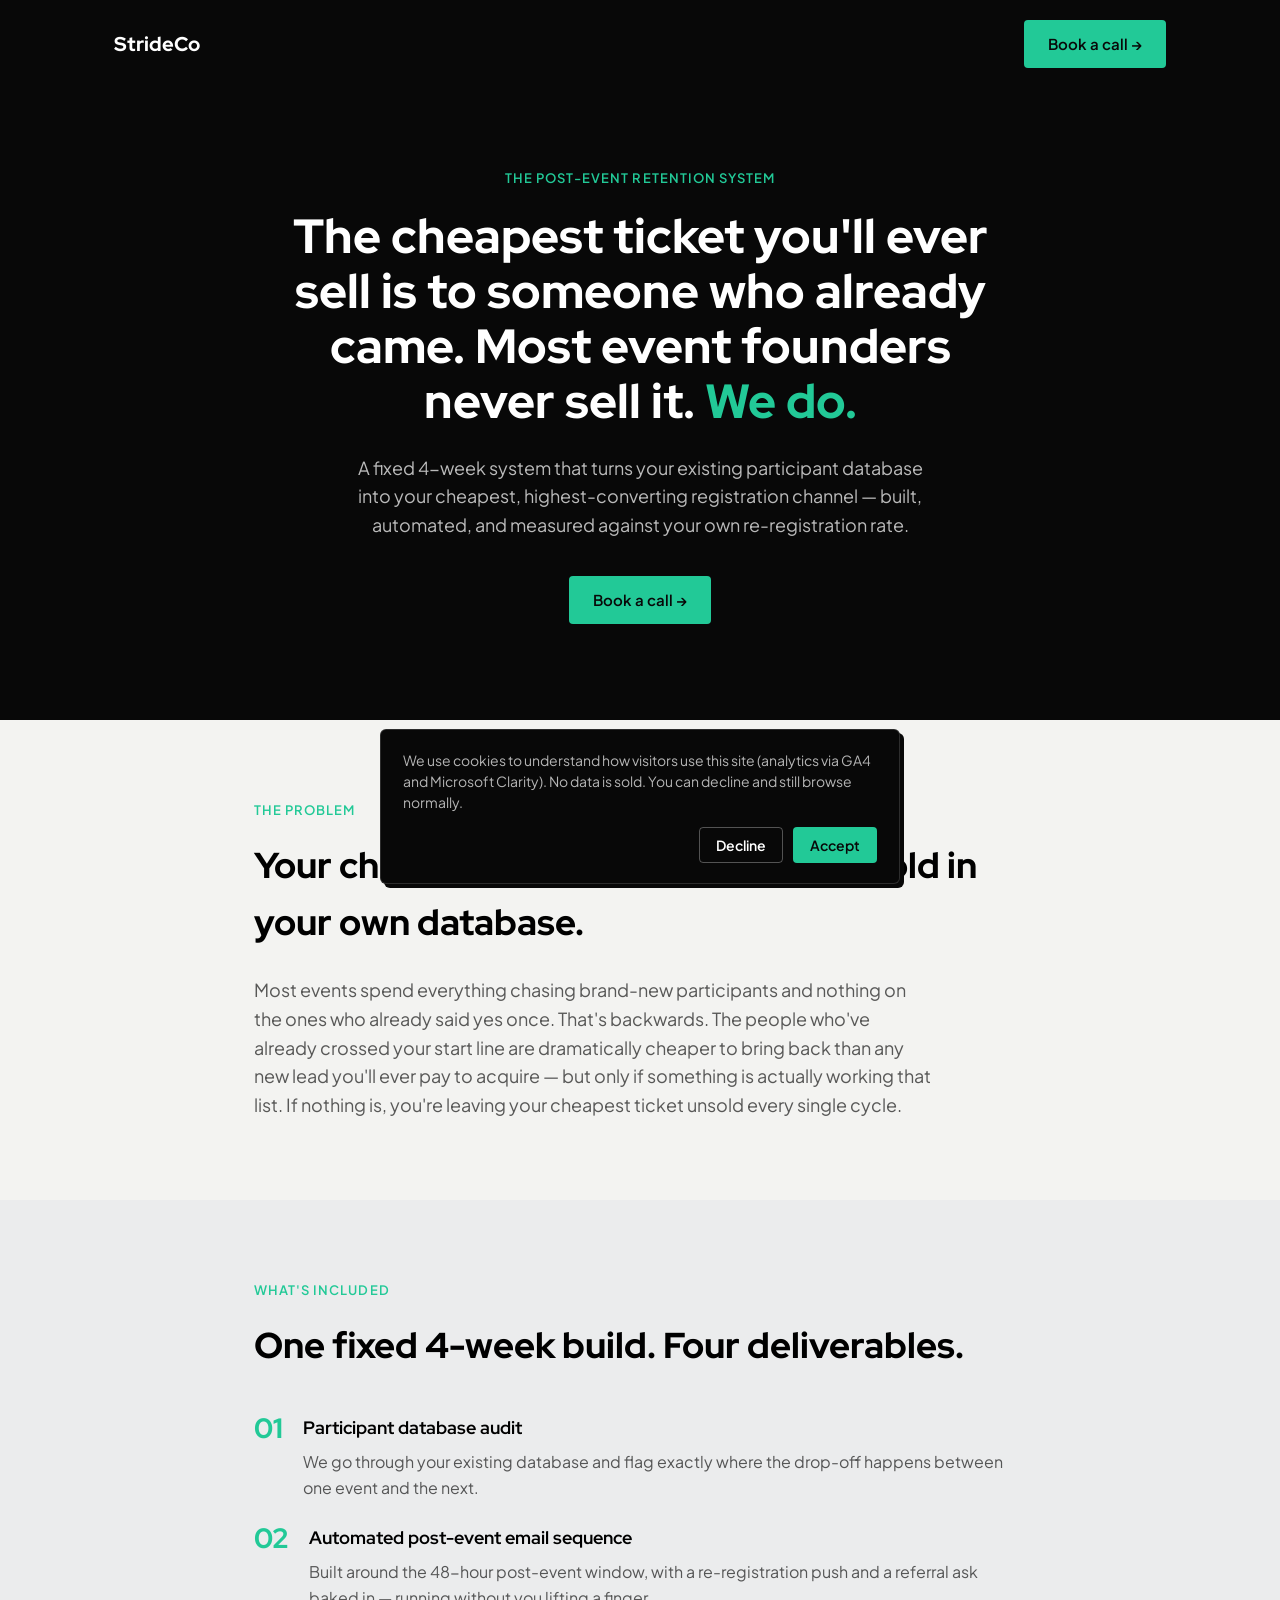
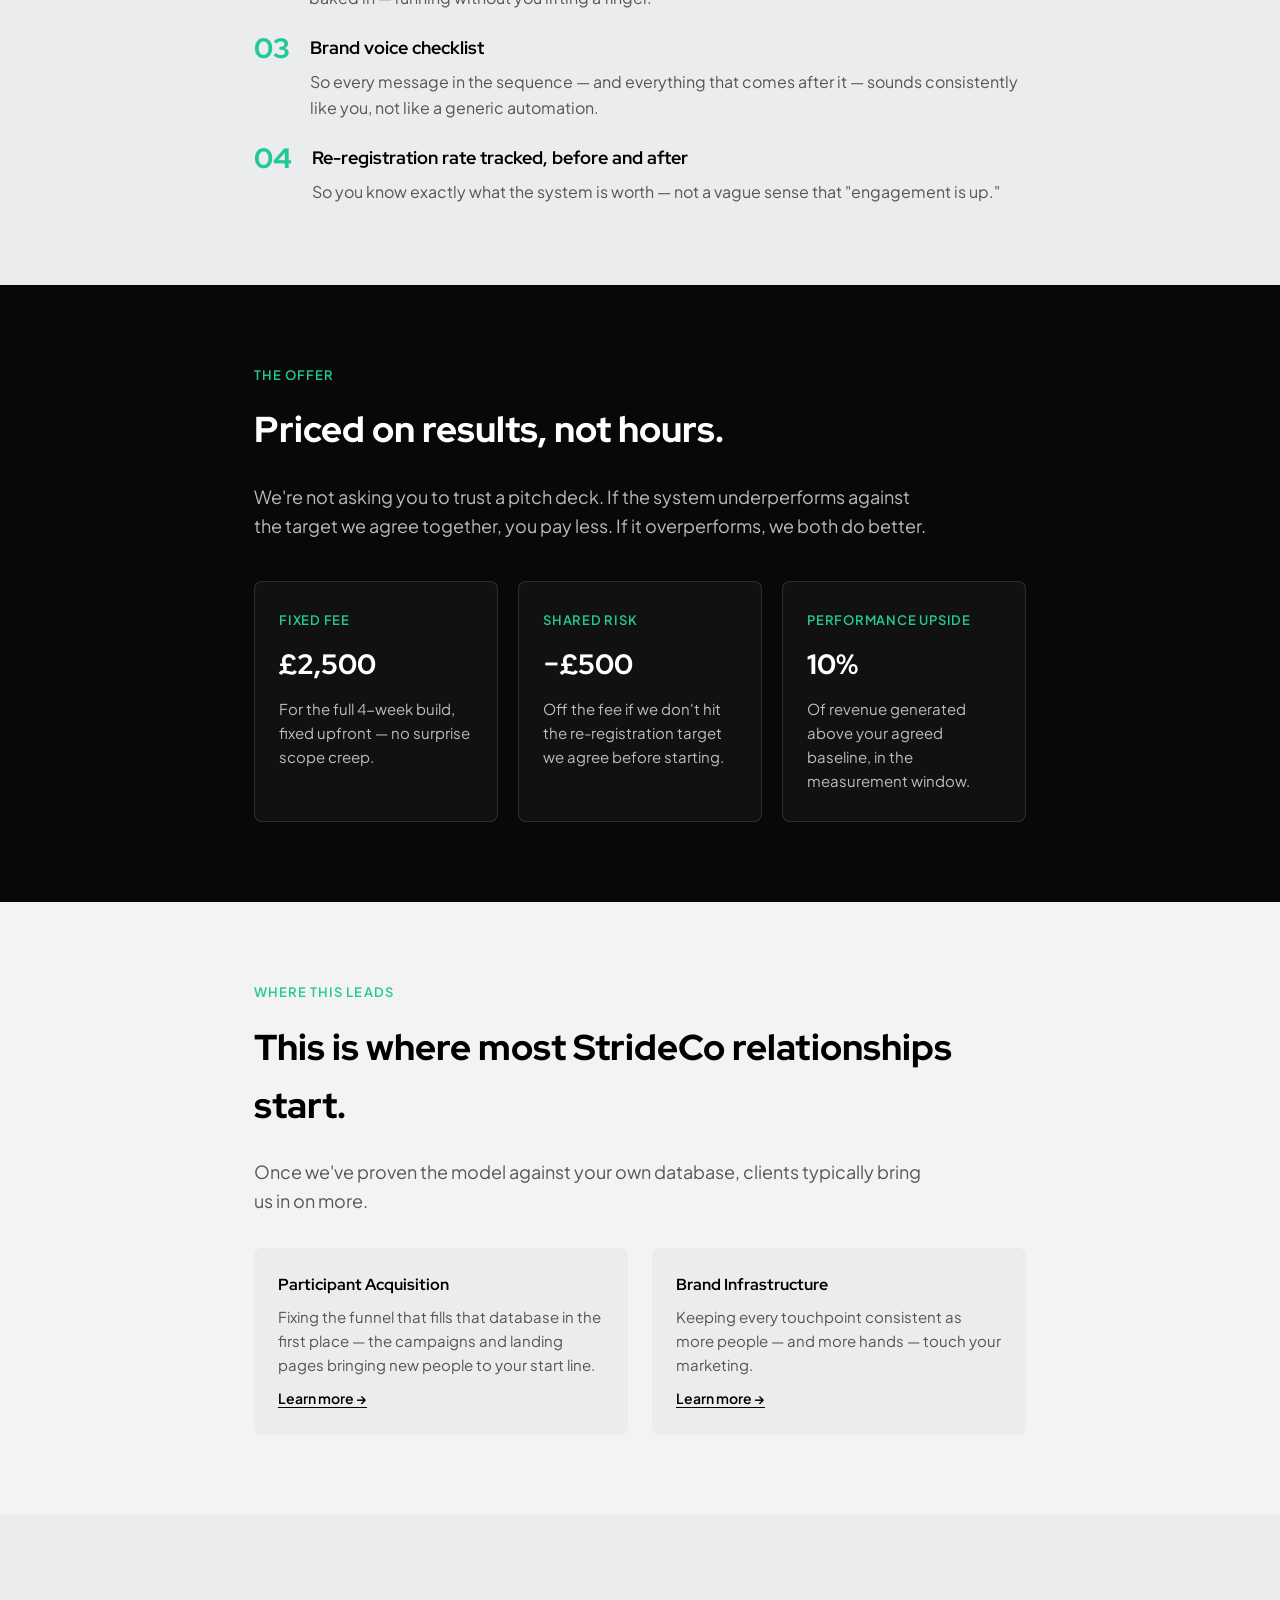
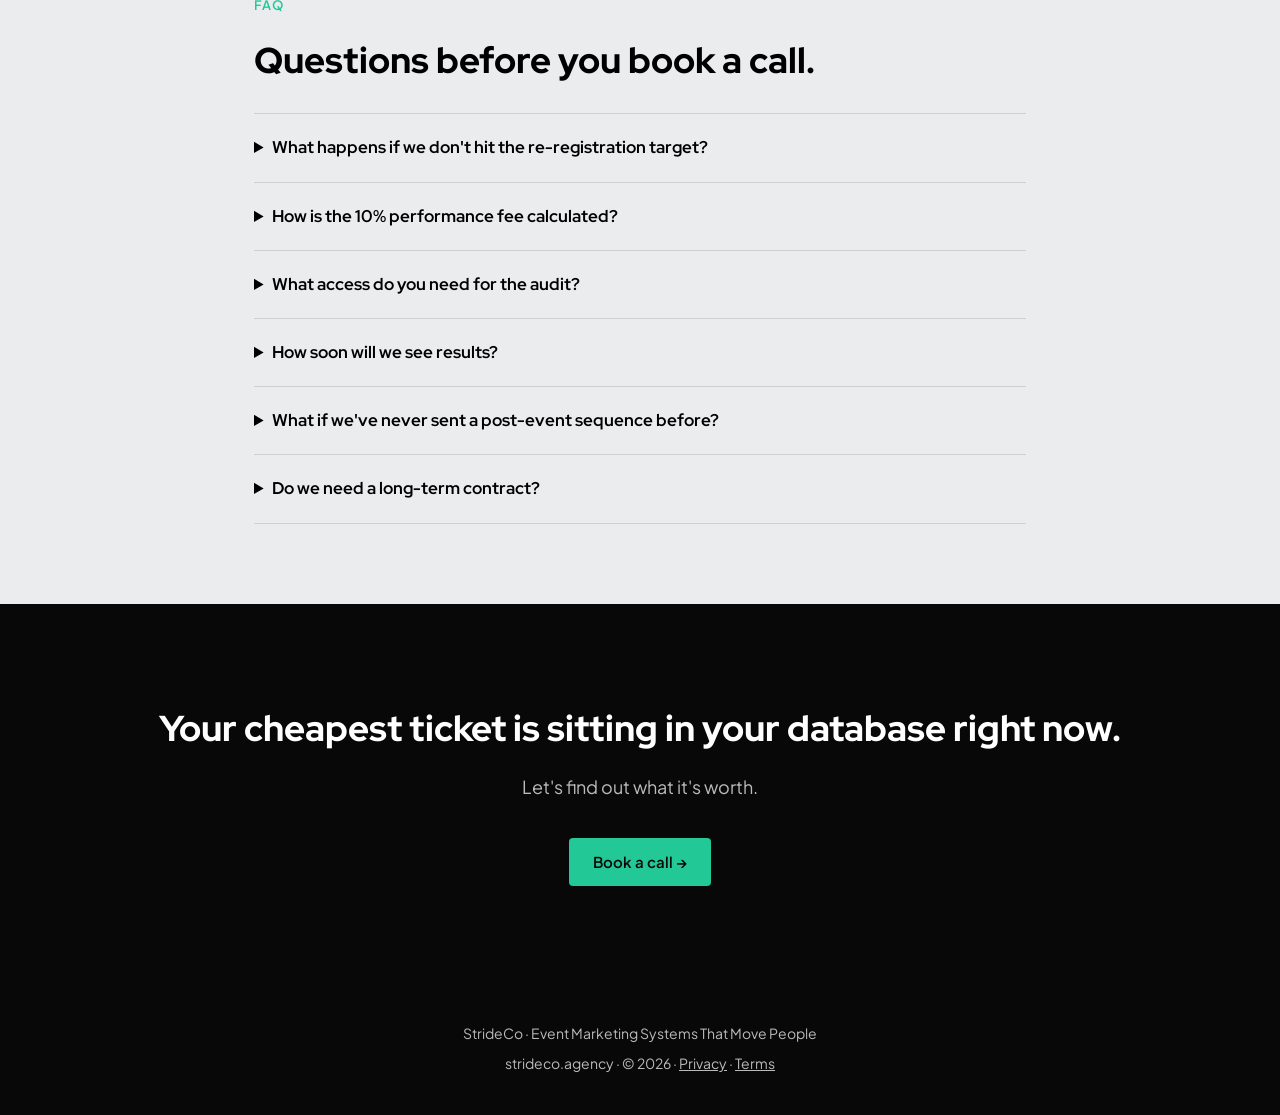
<file: post-event-retention-system.html>
<!DOCTYPE html>
<html lang="en">
<head>
<meta charset="UTF-8">
<meta name="viewport" content="width=device-width, initial-scale=1">

<!--
  PAGE-SPECIFIC META — separate from the homepage's, since this page gets
  linked directly from Instagram, LinkedIn and ads and needs its own link
  preview. Swap the OG/Twitter image below for a dedicated 1200x630 image
  once you have one — currently reusing the founder photo as a placeholder,
  same as the homepage snippet did.
-->
<title>The Post-Event Retention System | StrideCo</title>
<meta name="description" content="A fixed 4-week system that turns your existing participant database into your cheapest, highest-converting registration channel. Fixed price. Shared risk.">
<link rel="canonical" href="https://strideco.agency/post-event-retention-system.html">

<meta property="og:type" content="website">
<meta property="og:site_name" content="StrideCo">
<meta property="og:title" content="The Post-Event Retention System | StrideCo">
<meta property="og:description" content="A fixed 4-week system that turns your existing participant database into your cheapest, highest-converting registration channel. Fixed price. Shared risk.">
<meta property="og:url" content="https://strideco.agency/post-event-retention-system.html">
<meta property="og:image" content="https://strideco.agency/assets/images/charlie-smith-founder.webp">

<meta name="twitter:card" content="summary_large_image">
<meta name="twitter:title" content="The Post-Event Retention System | StrideCo">
<meta name="twitter:description" content="A fixed 4-week system that turns your existing participant database into your cheapest, highest-converting registration channel. Fixed price. Shared risk.">
<meta name="twitter:image" content="https://strideco.agency/assets/images/charlie-smith-founder.webp">

<link rel="icon" type="image/svg+xml" href="assets/favicon.svg">
<link rel="apple-touch-icon" href="assets/favicon.svg">

<link rel="preconnect" href="https://fonts.googleapis.com">
<link href="https://fonts.googleapis.com/css2?family=Red+Hat+Display:wght@500;700;800&family=Plus+Jakarta+Sans:wght@400;500;600;700&display=swap" rel="stylesheet">

<style>
  :root{
    --bg-dark:#080808;
    --bg-light-1:#ebeced;
    --bg-light-2:#f3f3f1;
    --accent:#22c997;
    --white:#ffffff;
    --ink-muted:rgba(8,8,8,.66);
    --white-muted:rgba(255,255,255,.72);
  }
  *{box-sizing:border-box;margin:0;padding:0;}
  body{
    font-family:'Plus Jakarta Sans', system-ui, -apple-system, 'Segoe UI', sans-serif;
    color:#000;
    background:var(--bg-light-2);
    line-height:1.6;
  }
  h1,h2,h3{font-family:'Red Hat Display', system-ui, sans-serif;}
  .wrap{max-width:820px;margin:0 auto;padding:0 24px;}
  a{color:inherit;}

  /* Header — logo only + CTA, no full nav. Cold ad traffic shouldn't get
     a menu of exits; anyone who clicked through from the homepage still
     has the logo to get back. */
  header{
    background:var(--bg-dark);
    padding:20px 24px;
  }
  header .wrap{
    display:flex;
    align-items:center;
    justify-content:space-between;
    max-width:1100px;
  }
  .logo{
    color:var(--white);
    font-family:'Red Hat Display', sans-serif;
    font-weight:800;
    font-size:20px;
    text-decoration:none;
  }
  .btn{
    display:inline-block;
    background:var(--accent);
    color:#080808;
    font-weight:600;
    text-decoration:none;
    padding:12px 24px;
    border-radius:4px;
    font-size:15px;
    border:none;
    cursor:pointer;
    font-family:'Plus Jakarta Sans', sans-serif;
  }
  .btn:hover{opacity:.9;}

  /* Hero */
  .hero{
    background:var(--bg-dark);
    color:var(--white);
    padding:80px 24px 96px;
    text-align:center;
  }
  .eyebrow{
    color:var(--accent);
    font-weight:600;
    letter-spacing:.08em;
    text-transform:uppercase;
    font-size:13px;
    margin-bottom:20px;
  }
  .hero h1{
    font-weight:800;
    font-size:clamp(30px,5vw,48px);
    line-height:1.15;
    max-width:760px;
    margin:0 auto 24px;
  }
  .hero p{
    color:var(--white-muted);
    font-size:18px;
    max-width:600px;
    margin:0 auto 36px;
  }

  section{padding:80px 24px;}
  .section-light-1{background:var(--bg-light-1);}
  .section-light-2{background:var(--bg-light-2);}
  .section-dark{background:var(--bg-dark);color:var(--white);}

  .kicker{
    color:var(--accent);
    font-weight:600;
    letter-spacing:.08em;
    text-transform:uppercase;
    font-size:13px;
    margin-bottom:16px;
  }
  h2{
    font-weight:800;
    font-size:clamp(26px,4vw,36px);
    margin-bottom:24px;
  }
  .lede{
    font-size:18px;
    color:var(--ink-muted);
    max-width:680px;
  }
  .section-dark .lede{color:var(--white-muted);}

  /* Scope list */
  .scope-list{
    display:grid;
    gap:24px;
    margin-top:40px;
  }
  .scope-item{
    display:grid;
    grid-template-columns:auto 1fr;
    gap:20px;
    align-items:start;
  }
  .scope-num{
    font-family:'Red Hat Display', sans-serif;
    font-weight:800;
    font-size:28px;
    color:var(--accent);
    line-height:1;
  }
  .scope-item h3{
    font-size:18px;
    font-weight:700;
    margin-bottom:6px;
  }
  .scope-item p{
    color:var(--ink-muted);
    font-size:16px;
  }

  /* Pricing */
  .pricing-grid{
    display:grid;
    grid-template-columns:repeat(3, 1fr);
    gap:20px;
    margin-top:40px;
  }
  @media (max-width:700px){ .pricing-grid{grid-template-columns:1fr;} }
  .price-card{
    background:rgba(255,255,255,.04);
    border:1px solid rgba(255,255,255,.12);
    border-radius:8px;
    padding:28px 24px;
  }
  .price-card .label{
    color:var(--accent);
    font-weight:600;
    font-size:13px;
    text-transform:uppercase;
    letter-spacing:.06em;
    margin-bottom:12px;
  }
  .price-card .value{
    font-family:'Red Hat Display', sans-serif;
    font-weight:800;
    font-size:28px;
    margin-bottom:10px;
  }
  .price-card p{
    color:var(--white-muted);
    font-size:15px;
  }

  /* Where this leads */
  .leads-to{
    display:grid;
    grid-template-columns:1fr 1fr;
    gap:24px;
    margin-top:32px;
  }
  @media (max-width:700px){ .leads-to{grid-template-columns:1fr;} }
  .leads-card{
    background:var(--bg-light-1);
    border-radius:8px;
    padding:24px;
    transition:background-color .15s ease-out;
  }
  .leads-card:hover{
    background:var(--accent);
  }
  .leads-card h3{
    font-size:16px;
    font-weight:700;
    margin-bottom:8px;
  }
  .leads-card p{
    font-size:15px;
    color:var(--ink-muted);
  }
  .leads-card a{
    display:inline-block;
    margin-top:10px;
    font-weight:600;
    font-size:14px;
    color:#000;
    text-decoration:underline;
    text-underline-offset:3px;
  }

  /* FAQ */
  details{
    border-top:1px solid rgba(8,8,8,.12);
    padding:20px 0;
  }
  summary{
    cursor:pointer;
    font-family:'Red Hat Display', sans-serif;
    font-weight:700;
    font-size:17px;
  }
  details p{
    color:var(--ink-muted);
    font-size:16px;
    margin-top:12px;
  }
  .faq-list details:last-child{border-bottom:1px solid rgba(8,8,8,.12);}

  /* Final CTA */
  .final-cta{
    text-align:center;
    padding:96px 24px;
  }
  .final-cta h2{margin-bottom:16px;}
  .final-cta p{
    color:var(--white-muted);
    font-size:18px;
    margin-bottom:36px;
  }

  footer{
    background:var(--bg-dark);
    color:var(--white-muted);
    text-align:center;
    padding:40px 24px;
    font-size:14px;
  }
  footer a{
    color:var(--white-muted);
    text-decoration:underline;
  }

  /* Booking dialog — same MailerLite form (data-form="A0w2VT") the
     homepage uses, restyled with this page's own tokens rather than the
     homepage's design-system variables, which aren't defined here. */
  .booking-overlay{
    position:fixed; inset:0; z-index:100;
    background:rgba(8,8,8,.6);
    backdrop-filter:blur(4px);
    display:grid; place-items:center;
    padding:24px;
  }
  .booking-overlay[hidden]{display:none;}
  .booking-card{
    width:min(460px,100%);
    background:#fff;
    color:#000;
    border:1.5px solid var(--bg-dark);
    border-radius:6px;
    box-shadow:4px 4px 0 var(--bg-dark);
    overflow:hidden;
  }
  .booking-card-head{
    display:flex; justify-content:space-between; align-items:flex-start;
    padding:22px 24px 0;
  }
  .booking-eyebrow{
    font-size:11px; text-transform:uppercase; letter-spacing:.16em;
    color:rgba(8,8,8,.5); margin-bottom:8px;
  }
  .booking-title{
    font-family:'Red Hat Display', sans-serif;
    font-weight:800; font-size:24px; letter-spacing:-0.02em;
  }
  .booking-close{
    border:none; background:transparent; cursor:pointer;
    color:rgba(8,8,8,.5); padding:4px; font-size:18px;
  }
  #booking-form{padding:8px 24px 24px;}
  #booking-form .ml-form-embedContent{display:none !important;}
  #booking-form .ml-form-embedBody{padding:0 !important;}
  #booking-form .ml-form-embedWrapper{background:transparent !important;}
  #booking-form .ml-form-fieldRow{margin:0 0 14px !important;}
  #booking-form .form-control{
    width:100% !important; box-sizing:border-box !important;
    font-family:'Plus Jakarta Sans', sans-serif !important; font-size:15px !important;
    padding:12px 14px !important; border:1px solid #d5d8de !important;
    border-radius:4px !important; color:#000 !important; background:#fff !important;
    box-shadow:none !important; height:auto !important;
  }
  #booking-form .form-control:focus{outline:none !important; border-color:var(--accent) !important;}
  #booking-form textarea.form-control{min-height:76px !important; resize:vertical !important;}
  #booking-form button.primary{transition:background .15s ease-out !important;}
  #booking-form button.primary:hover{background:#1eb989 !important;}
  #booking-form .ml-form-successBody{
    padding:0 !important; text-align:left !important;
    font-family:'Plus Jakarta Sans', sans-serif !important; color:#000 !important;
    background:transparent !important; border:none !important;
  }
  #booking-form .ml-form-successBody h4{
    font-family:'Red Hat Display', sans-serif !important; font-weight:800 !important;
    font-size:20px !important; color:#000 !important; margin:0 0 6px !important;
  }
  #booking-form .ml-form-successBody p{
    font-family:'Plus Jakarta Sans', sans-serif !important; font-size:14px !important;
    color:rgba(8,8,8,.66) !important; margin:0 !important;
  }

  /* Cookie banner — same copy/logic as the homepage, same "cookie_consent"
     localStorage key, so consent carries across pages on this domain.
     Needed here specifically because paid traffic lands directly on this
     page without ever visiting the homepage first. */
  .cookie-banner{
    position:fixed; left:16px; right:16px; bottom:16px; z-index:200;
    max-width:520px; margin:0 auto;
    background:var(--bg-dark); color:#fff;
    border:1px solid rgba(255,255,255,.15);
    border-radius:6px; box-shadow:4px 4px 0 var(--bg-dark);
    padding:20px 22px;
  }
  .cookie-banner[hidden]{display:none;}
  .cookie-banner p{
    font-size:14px; line-height:1.5; color:rgba(255,255,255,.7);
    margin-bottom:14px;
  }
  .cookie-banner-actions{display:flex; gap:10px; justify-content:flex-end;}
  .cookie-btn{
    font-family:'Plus Jakarta Sans', sans-serif; font-weight:600; font-size:14px;
    padding:8px 16px; border-radius:4px; cursor:pointer; border:1px solid transparent;
  }
  .cookie-btn-decline{background:transparent; color:#fff; border-color:rgba(255,255,255,.3);}
  .cookie-btn-accept{background:var(--accent); color:#080808;}
</style>
</head>

<!--
  BODY CONTENT NOTE FOR INTEGRATION:
  Everything below is written as a standalone page since I don't have your
  actual site.css / component structure in hand. Adapt the markup to your
  real header/footer components rather than dropping this in verbatim if
  your site uses shared partials for those.
-->
<body>

<header>
  <div class="wrap">
    <a class="logo" href="/">StrideCo</a>
    <a class="btn" href="#book-a-call" data-open-book-a-call>Book a call →</a>
  </div>
</header>

<section class="hero">
  <div class="eyebrow">The Post-Event Retention System</div>
  <h1>The cheapest ticket you'll ever sell is to someone who already came. Most event founders never sell it. <span style="color:var(--accent);">We do.</span></h1>
  <p>A fixed 4-week system that turns your existing participant database into your cheapest, highest-converting registration channel — built, automated, and measured against your own re-registration rate.</p>
  <a class="btn" href="#book-a-call" data-open-book-a-call>Book a call →</a>
</section>

<section class="section-light-2">
  <div class="wrap">
    <div class="kicker">The problem</div>
    <h2>Your cheapest inventory is sitting unsold in your own database.</h2>
    <p class="lede">Most events spend everything chasing brand-new participants and nothing on the ones who already said yes once. That's backwards. The people who've already crossed your start line are dramatically cheaper to bring back than any new lead you'll ever pay to acquire — but only if something is actually working that list. If nothing is, you're leaving your cheapest ticket unsold every single cycle.</p>
  </div>
</section>

<section class="section-light-1">
  <div class="wrap">
    <div class="kicker">What's included</div>
    <h2>One fixed 4-week build. Four deliverables.</h2>
    <div class="scope-list">
      <div class="scope-item">
        <div class="scope-num">01</div>
        <div>
          <h3>Participant database audit</h3>
          <p>We go through your existing database and flag exactly where the drop-off happens between one event and the next.</p>
        </div>
      </div>
      <div class="scope-item">
        <div class="scope-num">02</div>
        <div>
          <h3>Automated post-event email sequence</h3>
          <p>Built around the 48-hour post-event window, with a re-registration push and a referral ask baked in — running without you lifting a finger.</p>
        </div>
      </div>
      <div class="scope-item">
        <div class="scope-num">03</div>
        <div>
          <h3>Brand voice checklist</h3>
          <p>So every message in the sequence — and everything that comes after it — sounds consistently like you, not like a generic automation.</p>
        </div>
      </div>
      <div class="scope-item">
        <div class="scope-num">04</div>
        <div>
          <h3>Re-registration rate tracked, before and after</h3>
          <p>So you know exactly what the system is worth — not a vague sense that "engagement is up."</p>
        </div>
      </div>
    </div>
  </div>
</section>

<section class="section-dark">
  <div class="wrap">
    <div class="kicker">The offer</div>
    <h2>Priced on results, not hours.</h2>
    <p class="lede">We're not asking you to trust a pitch deck. If the system underperforms against the target we agree together, you pay less. If it overperforms, we both do better.</p>
    <div class="pricing-grid">
      <div class="price-card">
        <div class="label">Fixed fee</div>
        <div class="value">£2,500</div>
        <p>For the full 4-week build, fixed upfront — no surprise scope creep.</p>
      </div>
      <div class="price-card">
        <div class="label">Shared risk</div>
        <div class="value">−£500</div>
        <p>Off the fee if we don't hit the re-registration target we agree before starting.</p>
      </div>
      <div class="price-card">
        <div class="label">Performance upside</div>
        <div class="value">10%</div>
        <p>Of revenue generated above your agreed baseline, in the measurement window.</p>
      </div>
    </div>
  </div>
</section>

<section class="section-light-2">
  <div class="wrap">
    <div class="kicker">Where this leads</div>
    <h2>This is where most StrideCo relationships start.</h2>
    <p class="lede">Once we've proven the model against your own database, clients typically bring us in on more.</p>
    <div class="leads-to">
      <div class="leads-card">
        <h3>Participant Acquisition</h3>
        <p>Fixing the funnel that fills that database in the first place — the campaigns and landing pages bringing new people to your start line.</p>
        <a href="index.html#about">Learn more →</a>
      </div>
      <div class="leads-card">
        <h3>Brand Infrastructure</h3>
        <p>Keeping every touchpoint consistent as more people — and more hands — touch your marketing.</p>
        <a href="index.html#about">Learn more →</a>
      </div>
    </div>
  </div>
</section>

<!--
  TESTIMONIALS: intentionally left out of this draft. The two testimonials
  on the homepage are still placeholder text as of this draft (IPLA,
  Flatout Fitness Race) — don't ship a proof section with fake or
  placeholder quotes on a page you're about to pay to drive traffic to.
  Add a proof section here once real testimonials exist, ideally one
  specifically about a retention/re-registration result rather than
  generic praise.
-->

<section class="section-light-1">
  <div class="wrap">
    <div class="kicker">FAQ</div>
    <h2>Questions before you book a call.</h2>
    <div class="faq-list">
      <details>
        <summary>What happens if we don't hit the re-registration target?</summary>
        <p>You pay £500 less than the fixed fee. We agree the target together before we start, based on your historical re-registration rate, so it's realistic rather than a moving goalpost.</p>
      </details>
      <details>
        <summary>How is the 10% performance fee calculated?</summary>
        <p>Against revenue generated above the agreed baseline in the measurement window — not your total event revenue. We agree the baseline and window upfront, before any work starts.</p>
      </details>
      <details>
        <summary>What access do you need for the audit?</summary>
        <p>Read access to your participant database or CRM, plus any post-event comms you're already sending. If you've already got an ESP or CRM in place, we work inside it — no forced migrations. If you don't have one yet, that's a quick separate conversation on the call rather than something baked into the fixed fee.</p>
      </details>
      <details>
        <summary>How soon will we see results?</summary>
        <p>The sequence goes live within the 4-week build window. The re-registration lift itself shows up at your next registration window, measured clearly against your baseline.</p>
      </details>
      <details>
        <summary>What if we've never sent a post-event sequence before?</summary>
        <p>That's the most common starting point, not a blocker — the database audit is built to work from zero.</p>
      </details>
      <details>
        <summary>Do we need a long-term contract?</summary>
        <p>No. This is a fixed 4-week engagement. What happens after is up to you — some clients stop here, most bring us in on more.</p>
      </details>
    </div>
  </div>
</section>

<section class="section-dark final-cta" id="book-a-call">
  <h2>Your cheapest ticket is sitting in your database right now.</h2>
  <p>Let's find out what it's worth.</p>
  <a class="btn" href="#book-a-call" data-open-book-a-call>Book a call →</a>
</section>

<footer>
  <div>StrideCo · Event Marketing Systems That Move People</div>
  <div style="margin-top:8px;">strideco.agency · © 2026 · <a href="/privacy-policy.html">Privacy</a> · <a href="/terms.html">Terms</a></div>
</footer>

<div class="cookie-banner" id="cookie-banner" hidden>
  <p>We use cookies to understand how visitors use this site (analytics via GA4 and Microsoft Clarity). No data is sold. You can decline and still browse normally.</p>
  <div class="cookie-banner-actions">
    <button type="button" class="cookie-btn cookie-btn-decline" id="cookie-decline">Decline</button>
    <button type="button" class="cookie-btn cookie-btn-accept" id="cookie-accept">Accept</button>
  </div>
</div>

<div id="booking-dialog" class="booking-overlay" data-hide-interest-field="true" hidden>
  <div class="booking-card">
    <div class="booking-card-head">
      <div>
        <div class="booking-eyebrow">Book a call</div>
        <div class="booking-title">Let's talk about your event.</div>
      </div>
      <button type="button" class="booking-close" aria-label="Close" data-close-book-a-call>✕</button>
    </div>
    <div id="booking-form">
      <div class="ml-embedded" data-form="A0w2VT"></div>
    </div>
  </div>
</div>

<script src="assets/js/lenis.min.js?v=1"></script>
<script src="assets/js/site.js?v=3" defer></script>

<script>(function(w,d,e,u,f,l,n){w[f]=w[f]||function(){(w[f].q=w[f].q||[]).push(arguments);},l=d.createElement(e),l.async=1,l.src=u,n=d.getElementsByTagName(e)[0],n.parentNode.insertBefore(l,n);})(window,document,"script","https://assets.mailerlite.com/js/universal.js","ml");ml("account", "1611723");</script>
<script src="assets/js/booking-modal.js"></script>

<script>
(function () {
  var GA4_MEASUREMENT_ID = 'G-WPSX42FK14';
  var CLARITY_PROJECT_ID = 'yaxyb0bels';

  function loadTracking() {
    if (window.__trackingLoaded) return;
    window.__trackingLoaded = true;

    var gaScript = document.createElement('script');
    gaScript.async = true;
    gaScript.src = 'https://www.googletagmanager.com/gtag/js?id=' + GA4_MEASUREMENT_ID;
    document.head.appendChild(gaScript);
    window.dataLayer = window.dataLayer || [];
    function gtag() { window.dataLayer.push(arguments); }
    window.gtag = gtag;
    gtag('js', new Date());
    gtag('config', GA4_MEASUREMENT_ID);

    (function (c, l, a, r, i, t, y) {
      c[a] = c[a] || function () { (c[a].q = c[a].q || []).push(arguments); };
      t = l.createElement(r); t.async = 1; t.src = 'https://www.clarity.ms/tag/' + i;
      y = l.getElementsByTagName(r)[0]; y.parentNode.insertBefore(t, y);
    })(window, document, 'clarity', 'script', CLARITY_PROJECT_ID);
  }

  var banner = document.getElementById('cookie-banner');
  var stored = localStorage.getItem('cookie_consent');
  if (stored === 'accepted') {
    loadTracking();
  } else if (stored !== 'declined') {
    banner.hidden = false;
  }

  document.getElementById('cookie-accept').addEventListener('click', function () {
    localStorage.setItem('cookie_consent', 'accepted');
    banner.hidden = true;
    loadTracking();
  });
  document.getElementById('cookie-decline').addEventListener('click', function () {
    localStorage.setItem('cookie_consent', 'declined');
    banner.hidden = true;
  });
})();
</script>

<script>
document.addEventListener('DOMContentLoaded', function () {
  function track(eventName, params) {
    if (localStorage.getItem('cookie_consent') !== 'accepted') return;
    if (typeof window.gtag !== 'function') return;
    window.gtag('event', eventName, params || {});
  }

  // CTA clicks — same three-location logic as the homepage, adapted: this
  // page's header uses no <header> landmark conflict since the whole nav
  // bar IS the <header>, but it also has a THIRD location the homepage
  // doesn't — a dedicated final CTA section (#book-a-call, not a <footer>)
  // — so that needs its own explicit check rather than falling through to
  // "hero" by default.
  document.addEventListener('click', function (e) {
    var el = e.target.closest('a, button');
    if (!el) return;
    var text = (el.textContent || '').trim();
    if (!/^Book a call/i.test(text)) return;
    var ctaLocation = 'hero';
    if (el.closest('header')) ctaLocation = 'nav';
    else if (el.closest('#book-a-call')) ctaLocation = 'final_cta';
    track('book_a_call_open', { cta_location: ctaLocation });
  });

  document.addEventListener('toggle', function (e) {
    var details = e.target;
    if (!details.matches || !details.matches('.faq-list details')) return;
    if (!details.open) return;
    var summary = details.querySelector('summary');
    track('faq_expand', {
      question: summary ? summary.textContent.trim() : 'unknown'
    });
  }, true);

  var formStarted = false;
  document.addEventListener('input', function (e) {
    if (formStarted) return;
    if (!e.target.closest || !e.target.closest('#booking-form form')) return;
    formStarted = true;
    track('form_start', { form_name: 'book_a_call' });
  });

  var leadFired = false;
  function isVisible(el) { return !!el && el.offsetParent !== null; }
  new MutationObserver(function () {
    if (leadFired) return;
    var successBody = document.querySelector('#booking-form .ml-form-successBody');
    if (isVisible(successBody)) {
      leadFired = true;
      track('generate_lead', { form_name: 'book_a_call' });
    }
  }).observe(document, { childList: true, subtree: true, attributes: true, attributeFilter: ['style', 'class'] });
});
</script>

</body>
</html>
</file>
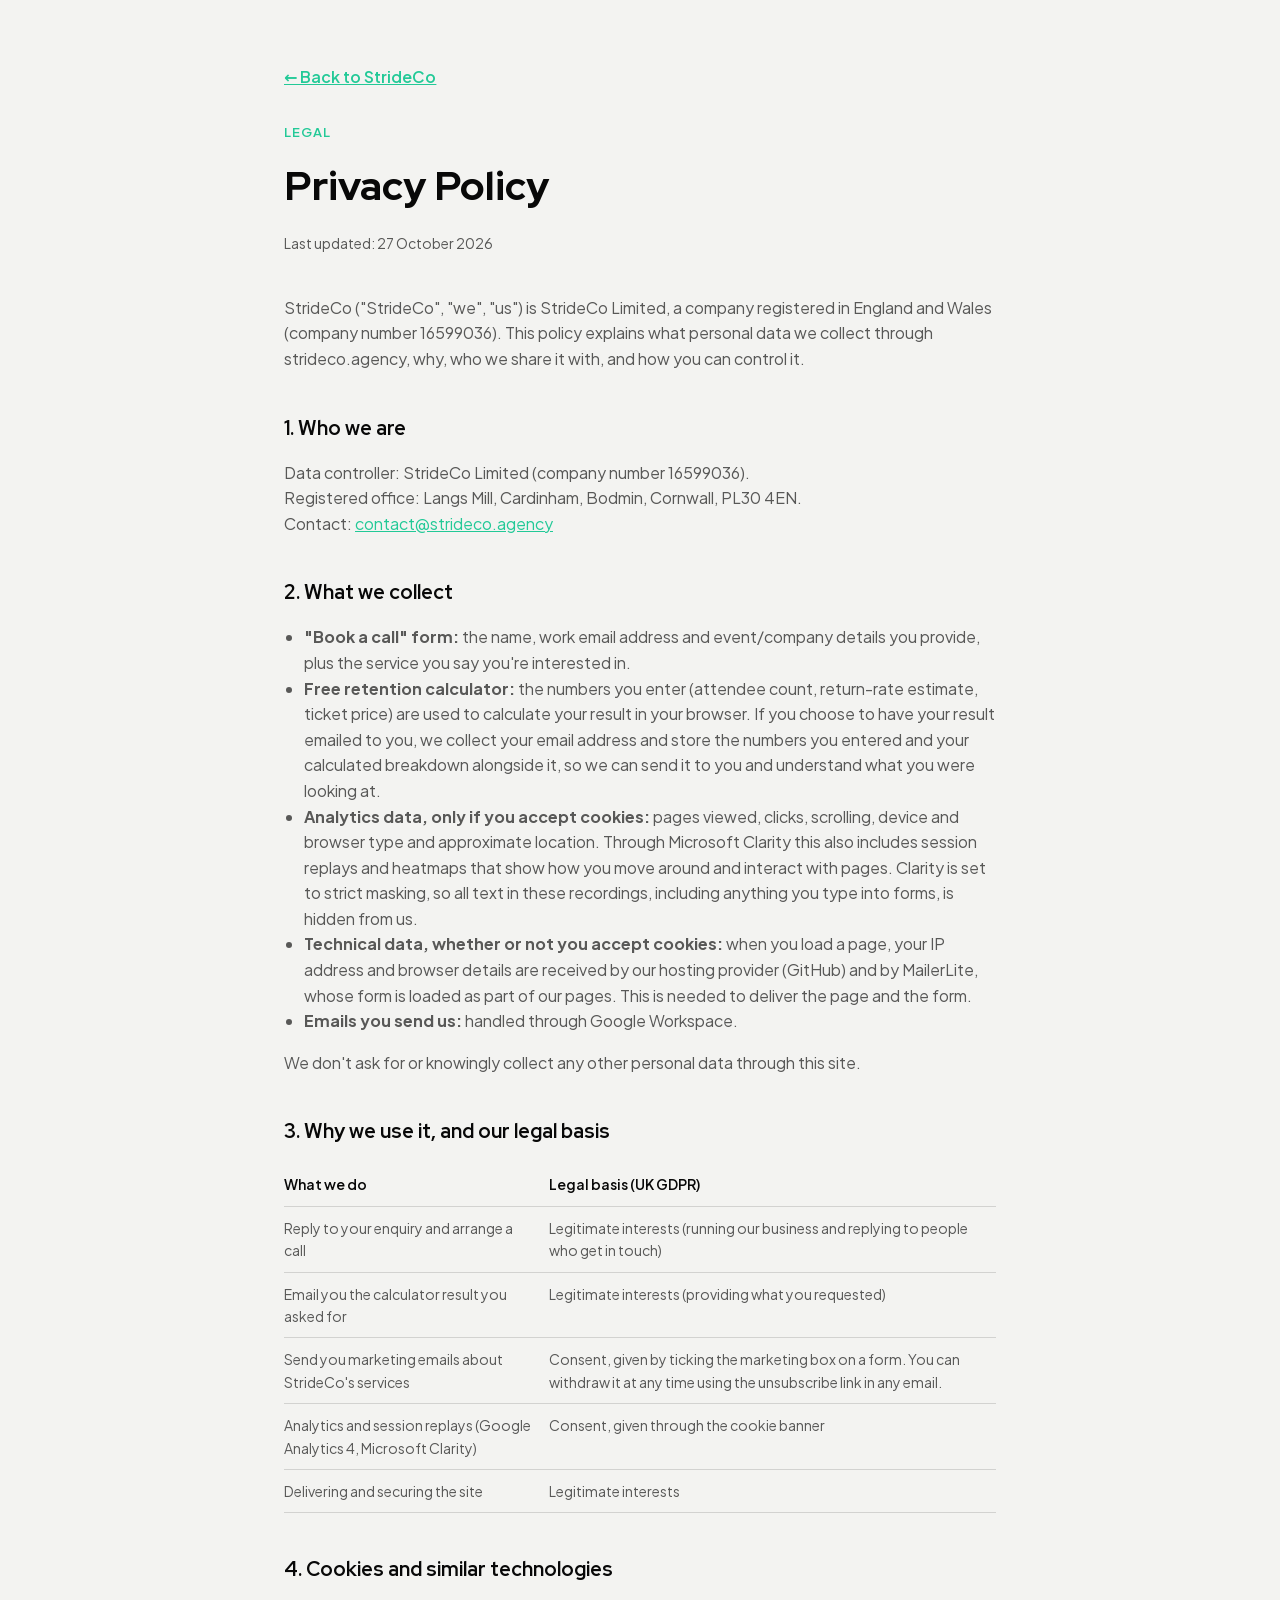
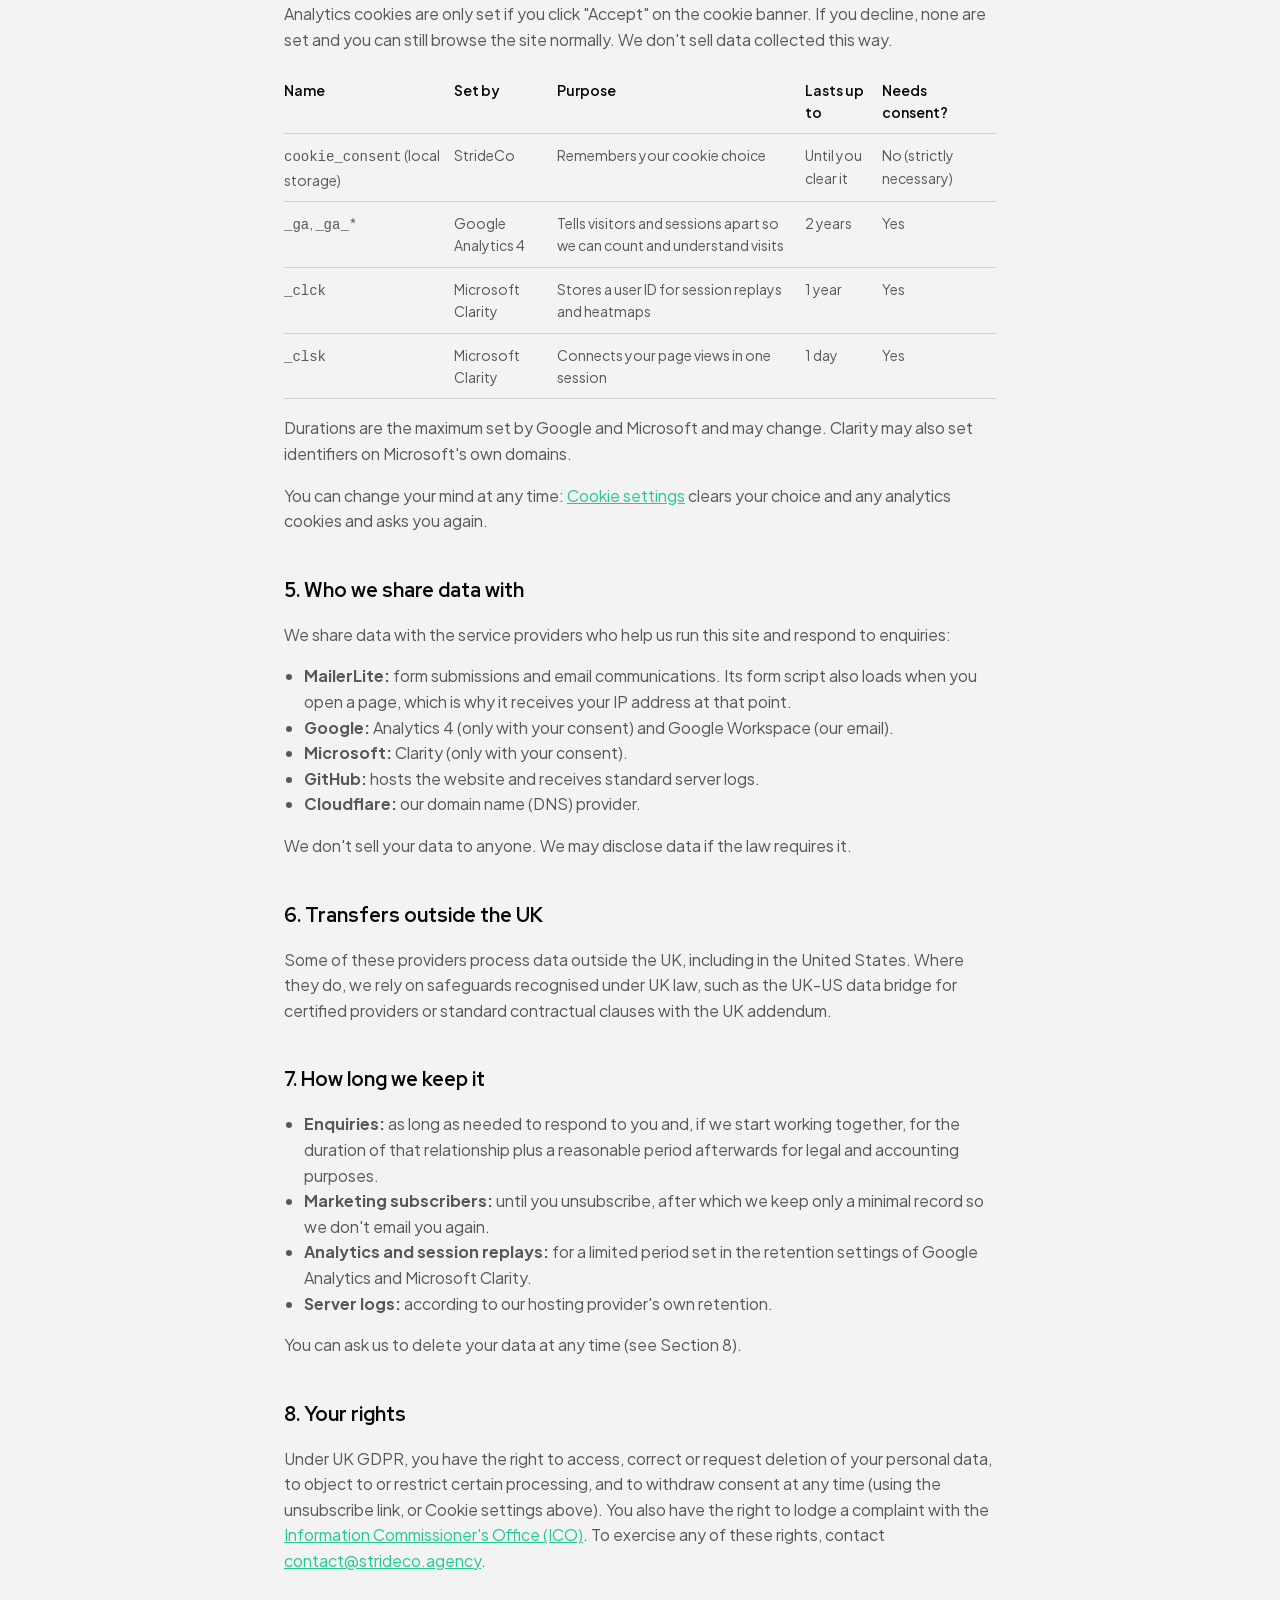
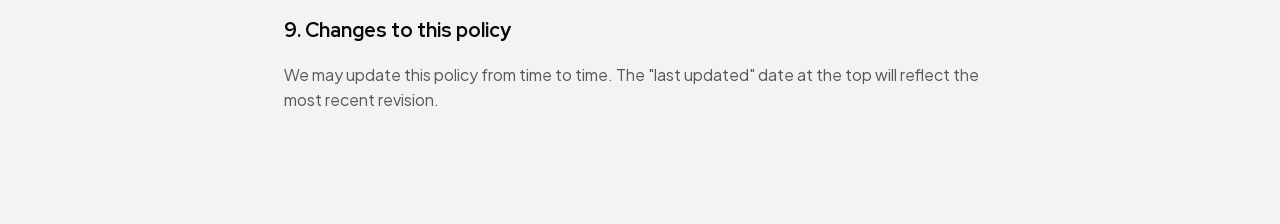
<file: privacy-policy.html>
<!DOCTYPE html>
<html lang="en">
<head>
<meta charset="UTF-8">
<meta name="viewport" content="width=device-width, initial-scale=1">
<title>Privacy Policy — StrideCo</title>
<meta name="robots" content="index, follow">
<meta name="description" content="How StrideCo collects, uses, and protects personal data through strideco.agency, including cookies, analytics, and your rights under UK GDPR.">
<link rel="canonical" href="https://strideco.agency/privacy-policy.html">
<link rel="icon" type="image/svg+xml" href="/assets/favicon.svg">
<link rel="apple-touch-icon" href="/assets/apple-touch-icon.png">
<link rel="stylesheet" href="/assets/css/fonts.css">
<link rel="preload" href="/assets/fonts/PlusJakartaSans-latin.woff2" as="font" type="font/woff2" crossorigin>
<link rel="preload" href="/assets/fonts/RedHatDisplay-latin.woff2" as="font" type="font/woff2" crossorigin>
<style>
  :root{
    --bg:#f3f3f1;
    --ink:#080808;
    --accent:#22c997;
    --muted:rgba(8,8,8,.66);
    --hairline:rgba(8,8,8,.14);
  }
  *{box-sizing:border-box;}
  body{
    margin:0;
    background:var(--bg);
    color:var(--ink);
    font-family:'Plus Jakarta Sans', system-ui, -apple-system, 'Segoe UI', sans-serif;
    line-height:1.6;
  }
  .wrap{max-width:760px;margin:0 auto;padding:64px 24px 96px;}
  a{color:var(--accent);text-decoration:underline;}
  .eyebrow{
    color:var(--accent);font-weight:600;letter-spacing:.08em;
    text-transform:uppercase;font-size:13px;margin-bottom:12px;
  }
  h1{
    font-family:'Red Hat Display', system-ui, sans-serif;
    font-weight:800;font-size:clamp(28px,4vw,40px);margin:0 0 8px;
  }
  .updated{color:var(--muted);font-size:14px;margin-bottom:40px;}
  h2{
    font-family:'Red Hat Display', system-ui, sans-serif;
    font-weight:700;font-size:20px;margin:40px 0 12px;
  }
  p, li{color:var(--muted);font-size:16px;}
  ul{padding-left:20px;}
  .back{display:inline-block;margin-bottom:32px;font-weight:600;}
  .table-scroll{overflow-x:auto;margin:16px 0;}
  table{width:100%;border-collapse:collapse;font-size:14px;min-width:560px;}
  th, td{text-align:left;vertical-align:top;padding:10px 12px 10px 0;border-bottom:1px solid var(--hairline);color:var(--muted);}
  th{color:var(--ink);font-weight:600;}
</style>
</head>
<body>
  <div class="wrap">
    <a class="back" href="index.html">← Back to StrideCo</a>
    <div class="eyebrow">Legal</div>
    <h1>Privacy Policy</h1>
    <p class="updated">Last updated: 27 October 2026</p>

    <p>StrideCo ("StrideCo", "we", "us") is StrideCo Limited, a company registered in England and Wales (company number 16599036). This policy explains what personal data we collect through strideco.agency, why, who we share it with, and how you can control it.</p>

    <h2>1. Who we are</h2>
    <p>Data controller: StrideCo Limited (company number 16599036).<br>Registered office: Langs Mill, Cardinham, Bodmin, Cornwall, PL30 4EN.<br>Contact: <a href="mailto:contact@strideco.agency">contact@strideco.agency</a></p>

    <h2>2. What we collect</h2>
    <ul>
      <li><strong>"Book a call" form:</strong> the name, work email address and event/company details you provide, plus the service you say you're interested in.</li>
      <li><strong>Free retention calculator:</strong> the numbers you enter (attendee count, return-rate estimate, ticket price) are used to calculate your result in your browser. If you choose to have your result emailed to you, we collect your email address and store the numbers you entered and your calculated breakdown alongside it, so we can send it to you and understand what you were looking at.</li>
      <li><strong>Analytics data, only if you accept cookies:</strong> pages viewed, clicks, scrolling, device and browser type and approximate location. Through Microsoft Clarity this also includes session replays and heatmaps that show how you move around and interact with pages. Clarity is set to strict masking, so all text in these recordings, including anything you type into forms, is hidden from us.</li>
      <li><strong>Technical data, whether or not you accept cookies:</strong> when you load a page, your IP address and browser details are received by our hosting provider (GitHub) and by MailerLite, whose form is loaded as part of our pages. This is needed to deliver the page and the form.</li>
      <li><strong>Emails you send us:</strong> handled through Google Workspace.</li>
    </ul>
    <p>We don't ask for or knowingly collect any other personal data through this site.</p>

    <h2>3. Why we use it, and our legal basis</h2>
    <div class="table-scroll">
      <table>
        <thead>
          <tr><th>What we do</th><th>Legal basis (UK GDPR)</th></tr>
        </thead>
        <tbody>
          <tr><td>Reply to your enquiry and arrange a call</td><td>Legitimate interests (running our business and replying to people who get in touch)</td></tr>
          <tr><td>Email you the calculator result you asked for</td><td>Legitimate interests (providing what you requested)</td></tr>
          <tr><td>Send you marketing emails about StrideCo's services</td><td>Consent, given by ticking the marketing box on a form. You can withdraw it at any time using the unsubscribe link in any email.</td></tr>
          <tr><td>Analytics and session replays (Google Analytics 4, Microsoft Clarity)</td><td>Consent, given through the cookie banner</td></tr>
          <tr><td>Delivering and securing the site</td><td>Legitimate interests</td></tr>
        </tbody>
      </table>
    </div>

    <h2>4. Cookies and similar technologies</h2>
    <p>Analytics cookies are only set if you click "Accept" on the cookie banner. If you decline, none are set and you can still browse the site normally. We don't sell data collected this way.</p>
    <div class="table-scroll">
      <table>
        <thead>
          <tr><th>Name</th><th>Set by</th><th>Purpose</th><th>Lasts up to</th><th>Needs consent?</th></tr>
        </thead>
        <tbody>
          <tr><td><code>cookie_consent</code> (local storage)</td><td>StrideCo</td><td>Remembers your cookie choice</td><td>Until you clear it</td><td>No (strictly necessary)</td></tr>
          <tr><td><code>_ga</code>, <code>_ga_*</code></td><td>Google Analytics 4</td><td>Tells visitors and sessions apart so we can count and understand visits</td><td>2 years</td><td>Yes</td></tr>
          <tr><td><code>_clck</code></td><td>Microsoft Clarity</td><td>Stores a user ID for session replays and heatmaps</td><td>1 year</td><td>Yes</td></tr>
          <tr><td><code>_clsk</code></td><td>Microsoft Clarity</td><td>Connects your page views in one session</td><td>1 day</td><td>Yes</td></tr>
        </tbody>
      </table>
    </div>
    <p>Durations are the maximum set by Google and Microsoft and may change. Clarity may also set identifiers on Microsoft's own domains.</p>
    <p>You can change your mind at any time: <a href="#" data-cookie-settings data-cookie-redirect="/">Cookie settings</a> clears your choice and any analytics cookies and asks you again.</p>

    <h2>5. Who we share data with</h2>
    <p>We share data with the service providers who help us run this site and respond to enquiries:</p>
    <ul>
      <li><strong>MailerLite:</strong> form submissions and email communications. Its form script also loads when you open a page, which is why it receives your IP address at that point.</li>
      <li><strong>Google:</strong> Analytics 4 (only with your consent) and Google Workspace (our email).</li>
      <li><strong>Microsoft:</strong> Clarity (only with your consent).</li>
      <li><strong>GitHub:</strong> hosts the website and receives standard server logs.</li>
      <li><strong>Cloudflare:</strong> our domain name (DNS) provider.</li>
    </ul>
    <p>We don't sell your data to anyone. We may disclose data if the law requires it.</p>

    <h2>6. Transfers outside the UK</h2>
    <p>Some of these providers process data outside the UK, including in the United States. Where they do, we rely on safeguards recognised under UK law, such as the UK-US data bridge for certified providers or standard contractual clauses with the UK addendum.</p>

    <h2>7. How long we keep it</h2>
    <ul>
      <li><strong>Enquiries:</strong> as long as needed to respond to you and, if we start working together, for the duration of that relationship plus a reasonable period afterwards for legal and accounting purposes.</li>
      <li><strong>Marketing subscribers:</strong> until you unsubscribe, after which we keep only a minimal record so we don't email you again.</li>
      <li><strong>Analytics and session replays:</strong> for a limited period set in the retention settings of Google Analytics and Microsoft Clarity.</li>
      <li><strong>Server logs:</strong> according to our hosting provider's own retention.</li>
    </ul>
    <p>You can ask us to delete your data at any time (see Section 8).</p>

    <h2>8. Your rights</h2>
    <p>Under UK GDPR, you have the right to access, correct or request deletion of your personal data, to object to or restrict certain processing, and to withdraw consent at any time (using the unsubscribe link, or Cookie settings above). You also have the right to lodge a complaint with the <a href="https://ico.org.uk" target="_blank" rel="noopener">Information Commissioner's Office (ICO)</a>. To exercise any of these rights, contact <a href="mailto:contact@strideco.agency">contact@strideco.agency</a>.</p>

    <h2>9. Changes to this policy</h2>
    <p>We may update this policy from time to time. The "last updated" date at the top will reflect the most recent revision.</p>
  </div>
  <script src="/assets/js/cookie-settings.js?v=1"></script>
</body>
</html>
</file>
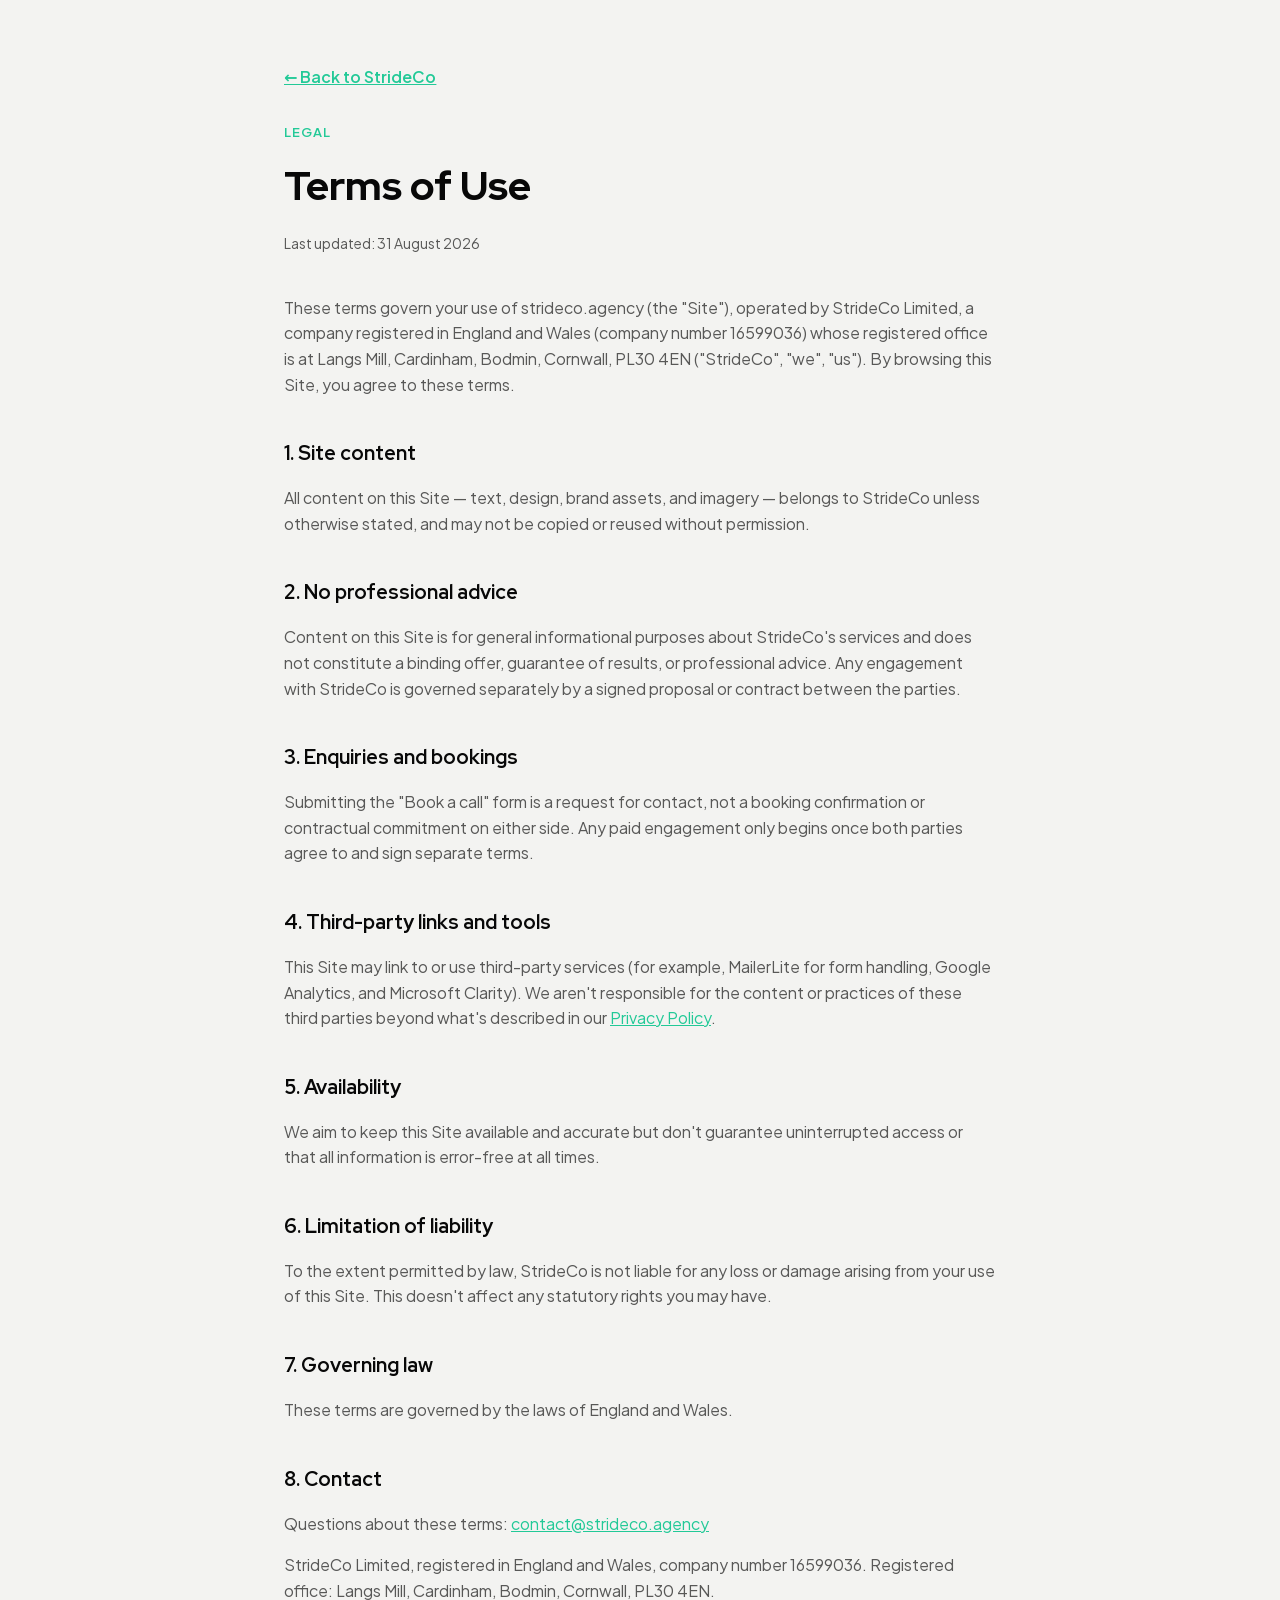
<file: terms.html>
<!DOCTYPE html>
<html lang="en">
<head>
<meta charset="UTF-8">
<meta name="viewport" content="width=device-width, initial-scale=1">
<title>Terms of Use — StrideCo</title>
<meta name="robots" content="index, follow">
<meta name="description" content="The terms governing use of the strideco.agency website, including site content, enquiries, third-party tools, and liability.">
<link rel="canonical" href="https://strideco.agency/terms.html">
<link rel="icon" type="image/svg+xml" href="/assets/favicon.svg">
<link rel="apple-touch-icon" href="/assets/apple-touch-icon.png">
<link rel="stylesheet" href="/assets/css/fonts.css">
<link rel="preload" href="/assets/fonts/PlusJakartaSans-latin.woff2" as="font" type="font/woff2" crossorigin>
<link rel="preload" href="/assets/fonts/RedHatDisplay-latin.woff2" as="font" type="font/woff2" crossorigin>
<style>
  :root{
    --bg:#f3f3f1;
    --ink:#080808;
    --accent:#22c997;
    --muted:rgba(8,8,8,.66);
  }
  *{box-sizing:border-box;}
  body{
    margin:0;
    background:var(--bg);
    color:var(--ink);
    font-family:'Plus Jakarta Sans', system-ui, -apple-system, 'Segoe UI', sans-serif;
    line-height:1.6;
  }
  .wrap{max-width:760px;margin:0 auto;padding:64px 24px 96px;}
  a{color:var(--accent);text-decoration:underline;}
  .eyebrow{
    color:var(--accent);font-weight:600;letter-spacing:.08em;
    text-transform:uppercase;font-size:13px;margin-bottom:12px;
  }
  h1{
    font-family:'Red Hat Display', system-ui, sans-serif;
    font-weight:800;font-size:clamp(28px,4vw,40px);margin:0 0 8px;
  }
  .updated{color:var(--muted);font-size:14px;margin-bottom:40px;}
  h2{
    font-family:'Red Hat Display', system-ui, sans-serif;
    font-weight:700;font-size:20px;margin:40px 0 12px;
  }
  p, li{color:var(--muted);font-size:16px;}
  ul{padding-left:20px;}
  .back{display:inline-block;margin-bottom:32px;font-weight:600;}
</style>
</head>
<body>
  <div class="wrap">
    <a class="back" href="index.html">← Back to StrideCo</a>
    <div class="eyebrow">Legal</div>
    <h1>Terms of Use</h1>
    <p class="updated">Last updated: 31 August 2026</p>

    <p>These terms govern your use of strideco.agency (the "Site"), operated by StrideCo Limited, a company registered in England and Wales (company number 16599036) whose registered office is at Langs Mill, Cardinham, Bodmin, Cornwall, PL30 4EN ("StrideCo", "we", "us"). By browsing this Site, you agree to these terms.</p>

    <h2>1. Site content</h2>
    <p>All content on this Site — text, design, brand assets, and imagery — belongs to StrideCo unless otherwise stated, and may not be copied or reused without permission.</p>

    <h2>2. No professional advice</h2>
    <p>Content on this Site is for general informational purposes about StrideCo's services and does not constitute a binding offer, guarantee of results, or professional advice. Any engagement with StrideCo is governed separately by a signed proposal or contract between the parties.</p>

    <h2>3. Enquiries and bookings</h2>
    <p>Submitting the "Book a call" form is a request for contact, not a booking confirmation or contractual commitment on either side. Any paid engagement only begins once both parties agree to and sign separate terms.</p>

    <h2>4. Third-party links and tools</h2>
    <p>This Site may link to or use third-party services (for example, MailerLite for form handling, Google Analytics, and Microsoft Clarity). We aren't responsible for the content or practices of these third parties beyond what's described in our <a href="privacy-policy.html">Privacy Policy</a>.</p>

    <h2>5. Availability</h2>
    <p>We aim to keep this Site available and accurate but don't guarantee uninterrupted access or that all information is error-free at all times.</p>

    <h2>6. Limitation of liability</h2>
    <p>To the extent permitted by law, StrideCo is not liable for any loss or damage arising from your use of this Site. This doesn't affect any statutory rights you may have.</p>

    <h2>7. Governing law</h2>
    <p>These terms are governed by the laws of England and Wales.</p>

    <h2>8. Contact</h2>
    <p>Questions about these terms: <a href="mailto:contact@strideco.agency">contact@strideco.agency</a></p>
    <p>StrideCo Limited, registered in England and Wales, company number 16599036. Registered office: Langs Mill, Cardinham, Bodmin, Cornwall, PL30 4EN.</p>
  </div>
</body>
</html>
</file>
<file: assets/css/fonts.css>
/* Self-hosted Red Hat Display + Plus Jakarta Sans (variable, latin + latin-ext).
   Served from this domain so visitors' IPs are not sent to Google Fonts. */
@font-face {
  font-family: 'Plus Jakarta Sans';
  font-style: normal;
  font-weight: 400 700;
  font-display: swap;
  src: url('/assets/fonts/PlusJakartaSans-latin-ext.woff2') format('woff2');
  unicode-range: U+0100-02BA, U+02BD-02C5, U+02C7-02CC, U+02CE-02D7, U+02DD-02FF, U+0304, U+0308, U+0329, U+1D00-1DBF, U+1E00-1E9F, U+1EF2-1EFF, U+2020, U+20A0-20AB, U+20AD-20C0, U+2113, U+2C60-2C7F, U+A720-A7FF;
}
@font-face {
  font-family: 'Plus Jakarta Sans';
  font-style: normal;
  font-weight: 400 700;
  font-display: swap;
  src: url('/assets/fonts/PlusJakartaSans-latin.woff2') format('woff2');
  unicode-range: U+0000-00FF, U+0131, U+0152-0153, U+02BB-02BC, U+02C6, U+02DA, U+02DC, U+0304, U+0308, U+0329, U+2000-206F, U+20AC, U+2122, U+2191, U+2193, U+2212, U+2215, U+FEFF, U+FFFD;
}
@font-face {
  font-family: 'Red Hat Display';
  font-style: normal;
  font-weight: 500 800;
  font-display: swap;
  src: url('/assets/fonts/RedHatDisplay-latin-ext.woff2') format('woff2');
  unicode-range: U+0100-02BA, U+02BD-02C5, U+02C7-02CC, U+02CE-02D7, U+02DD-02FF, U+0304, U+0308, U+0329, U+1D00-1DBF, U+1E00-1E9F, U+1EF2-1EFF, U+2020, U+20A0-20AB, U+20AD-20C0, U+2113, U+2C60-2C7F, U+A720-A7FF;
}
@font-face {
  font-family: 'Red Hat Display';
  font-style: normal;
  font-weight: 500 800;
  font-display: swap;
  src: url('/assets/fonts/RedHatDisplay-latin.woff2') format('woff2');
  unicode-range: U+0000-00FF, U+0131, U+0152-0153, U+02BB-02BC, U+02C6, U+02DA, U+02DC, U+0304, U+0308, U+0329, U+2000-206F, U+20AC, U+2122, U+2191, U+2193, U+2212, U+2215, U+FEFF, U+FFFD;
}
</file>
